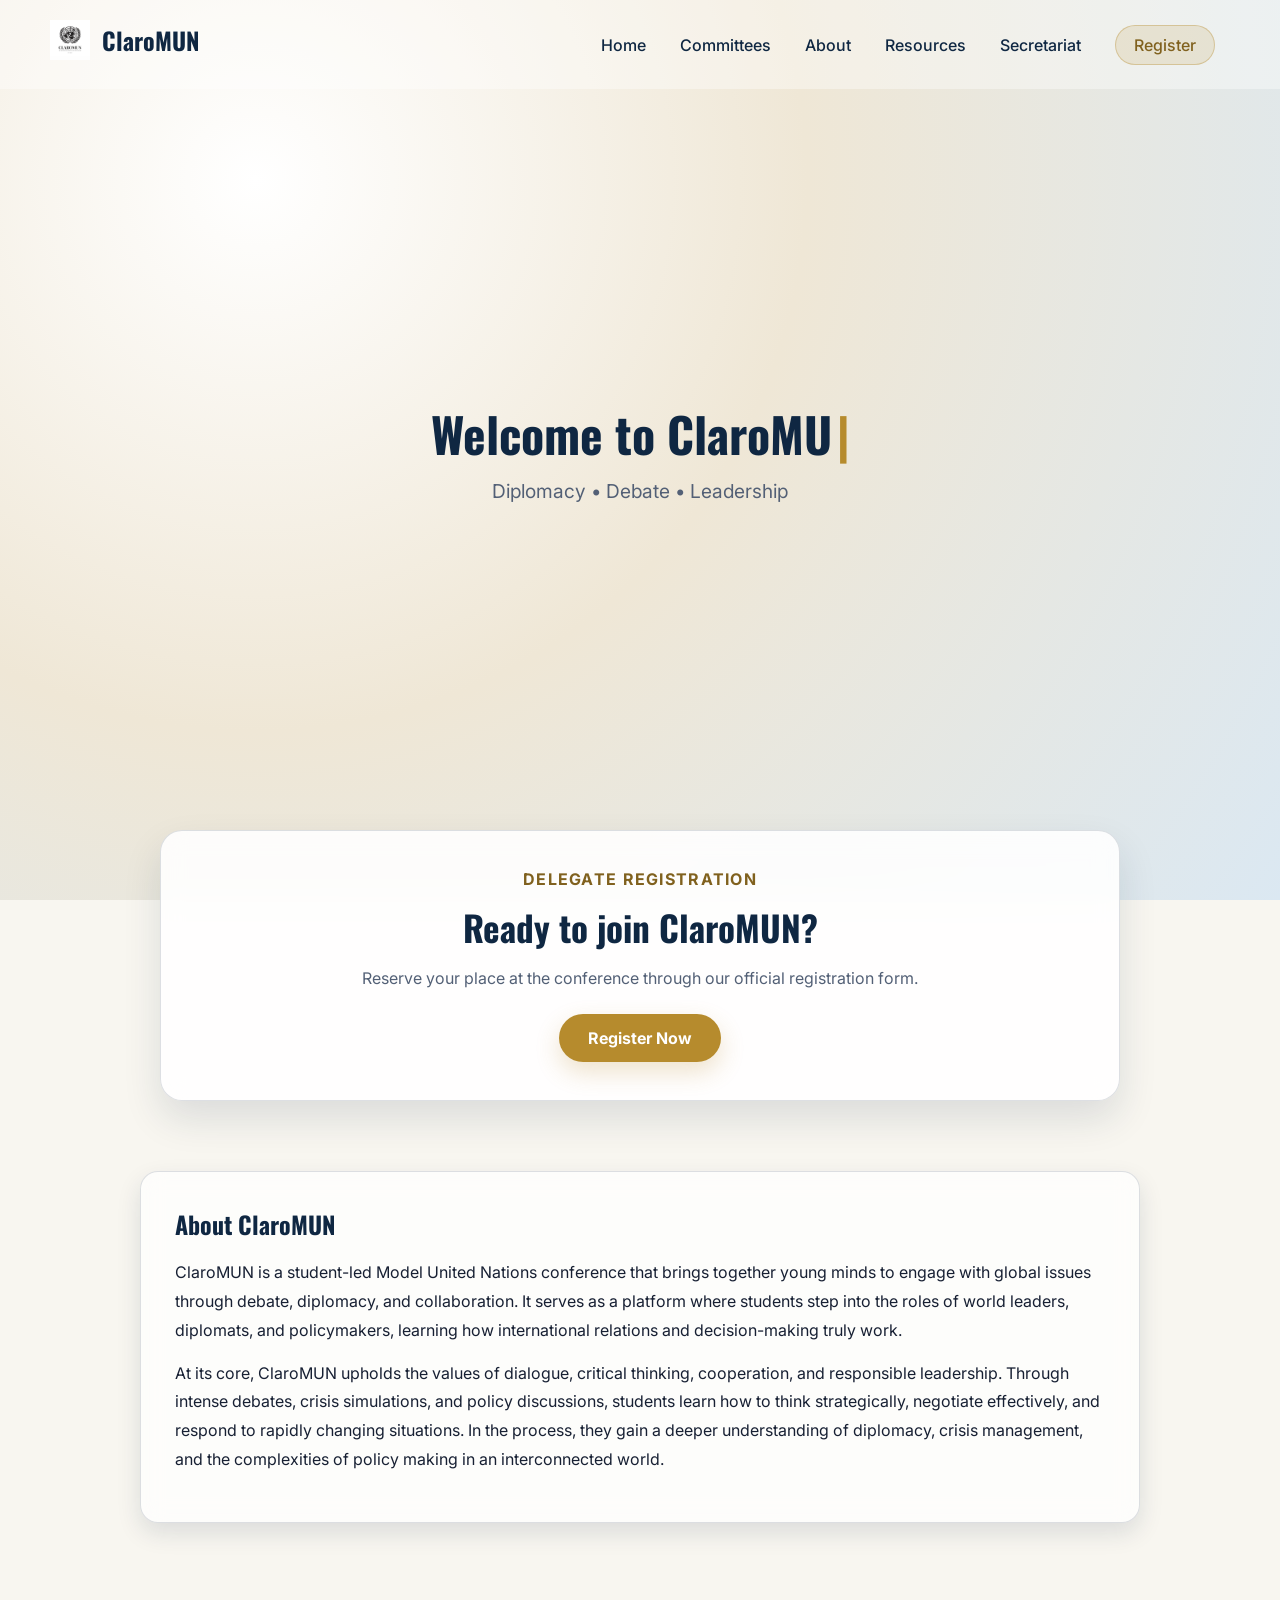
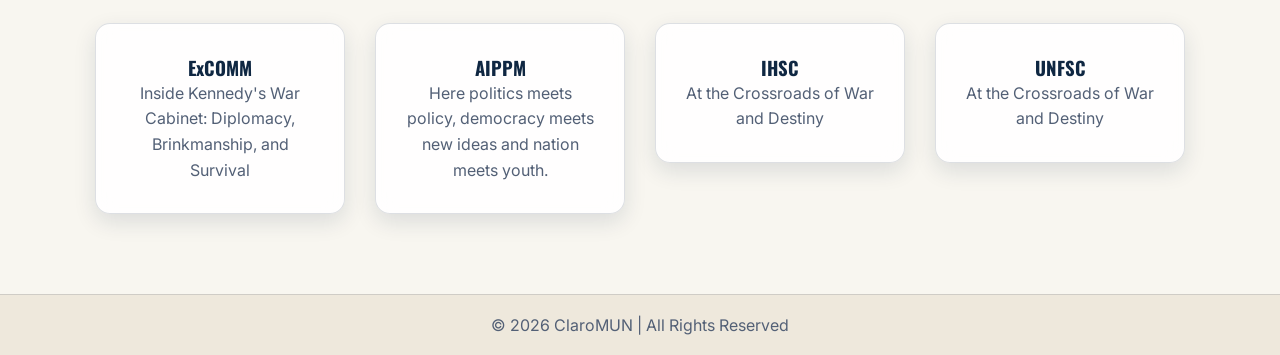
<file: index.html>
<!DOCTYPE html>
<html lang="en">
<head>
    <meta charset="UTF-8">
    <meta name="viewport" content="width=device-width, initial-scale=1.0">
    <title>ClaroMUN</title>

    <link rel="stylesheet" href="css/style.css">
    <script src="js/script.js" defer></script>
</head>
<body>

<header id="navbar">
    <h1>
        <a href="index.html" class="brand">
            <img src="assets/img/logo.jpeg" alt="ClaroMUN logo">
            <span>ClaroMUN</span>
        </a>
    </h1>
    <nav>
        <a href="index.html">Home</a>
        <a href="committees.html">Committees</a>
        <a href="about.html">About</a>
        <a href="resources.html">Resources</a>
        <a href="secretariat.html">Secretariat</a>
        <a class="nav-register" href="https://forms.gle/wHFUYgnUWToieHNX8" target="_blank" rel="noopener noreferrer">Register</a>
    </nav>
</header>

<section class="hero">
    <h2 class="fade-in">
        <span id="typing-text"></span><span class="cursor">|</span>
    </h2>
    <p class="fade-in delay">Diplomacy • Debate • Leadership</p>
</section>

<section class="registration-cta fade-in">
    <p class="section-tag">Delegate Registration</p>
    <h2>Ready to join ClaroMUN?</h2>
    <p>Reserve your place at the conference through our official registration form.</p>
    <a class="register-button" href="https://forms.gle/wHFUYgnUWToieHNX8" target="_blank" rel="noopener noreferrer">Register Now</a>
</section>

<section class="about-home">
    <article class="about-home-card fade-in">
        <h2>About ClaroMUN</h2>
        <p>
            ClaroMUN is a student-led Model United Nations conference that brings together young minds to engage with global issues through debate, diplomacy, and collaboration.
            It serves as a platform where students step into the roles of world leaders, diplomats, and policymakers, learning how international relations and decision-making truly work.
        </p>
        <p>
            At its core, ClaroMUN upholds the values of dialogue, critical thinking, cooperation, and responsible leadership.
            Through intense debates, crisis simulations, and policy discussions, students learn how to think strategically, negotiate effectively, and respond to rapidly changing situations.
            In the process, they gain a deeper understanding of diplomacy, crisis management, and the complexities of policy making in an interconnected world.
        </p>
    </article>
</section>

<div class="cards">
    <a style="text-decoration: none;" href="/excomm.html">
        <article class="card slide-down committee-card show">
            <h3>ExCOMM</h3>
            <p>Inside Kennedy's War Cabinet: Diplomacy, Brinkmanship, and Survival</p>
        </article>
    </a>

    <a style="text-decoration: none;" href="/aippm.html">
        <article class="card slide-down committee-card show">
            <h3>AIPPM</h3>
            <p>Here politics meets policy, democracy meets new ideas and nation meets youth.</p>
        </article>
    </a>

    <a style="text-decoration: none;" href="/ihsc.html">
        <article class="card slide-down committee-card show">
            <h3>IHSC</h3>
            <p>At the Crossroads of War and Destiny</p>
        </article>
    </a>

    <a style="text-decoration: none;" href="/unfsc.html">
        <article class="card slide-down committee-card show">
            <h3>UNFSC</h3>
            <p>At the Crossroads of War and Destiny</p>
        </article>
    </a>
</div>

<footer>
    <p>© 2026 ClaroMUN | All Rights Reserved</p>
</footer>

</body>
</html>
</file>
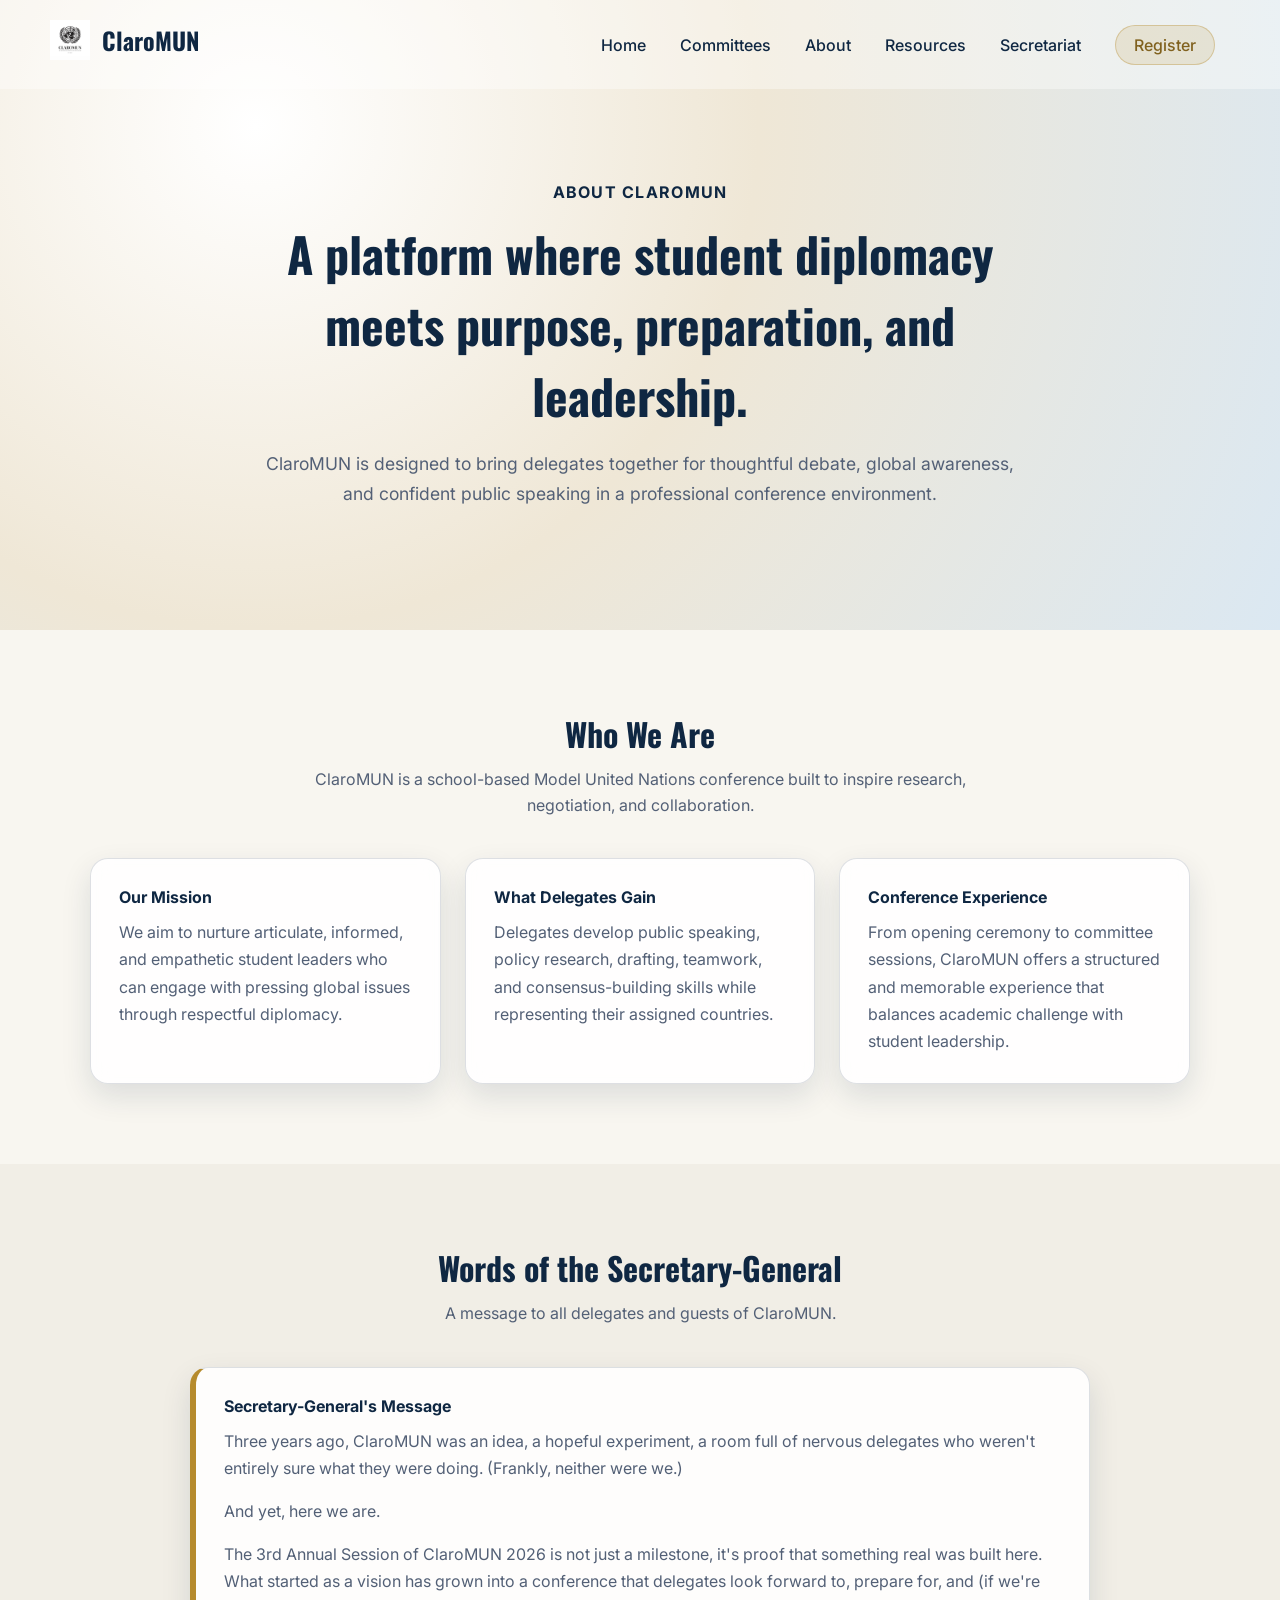
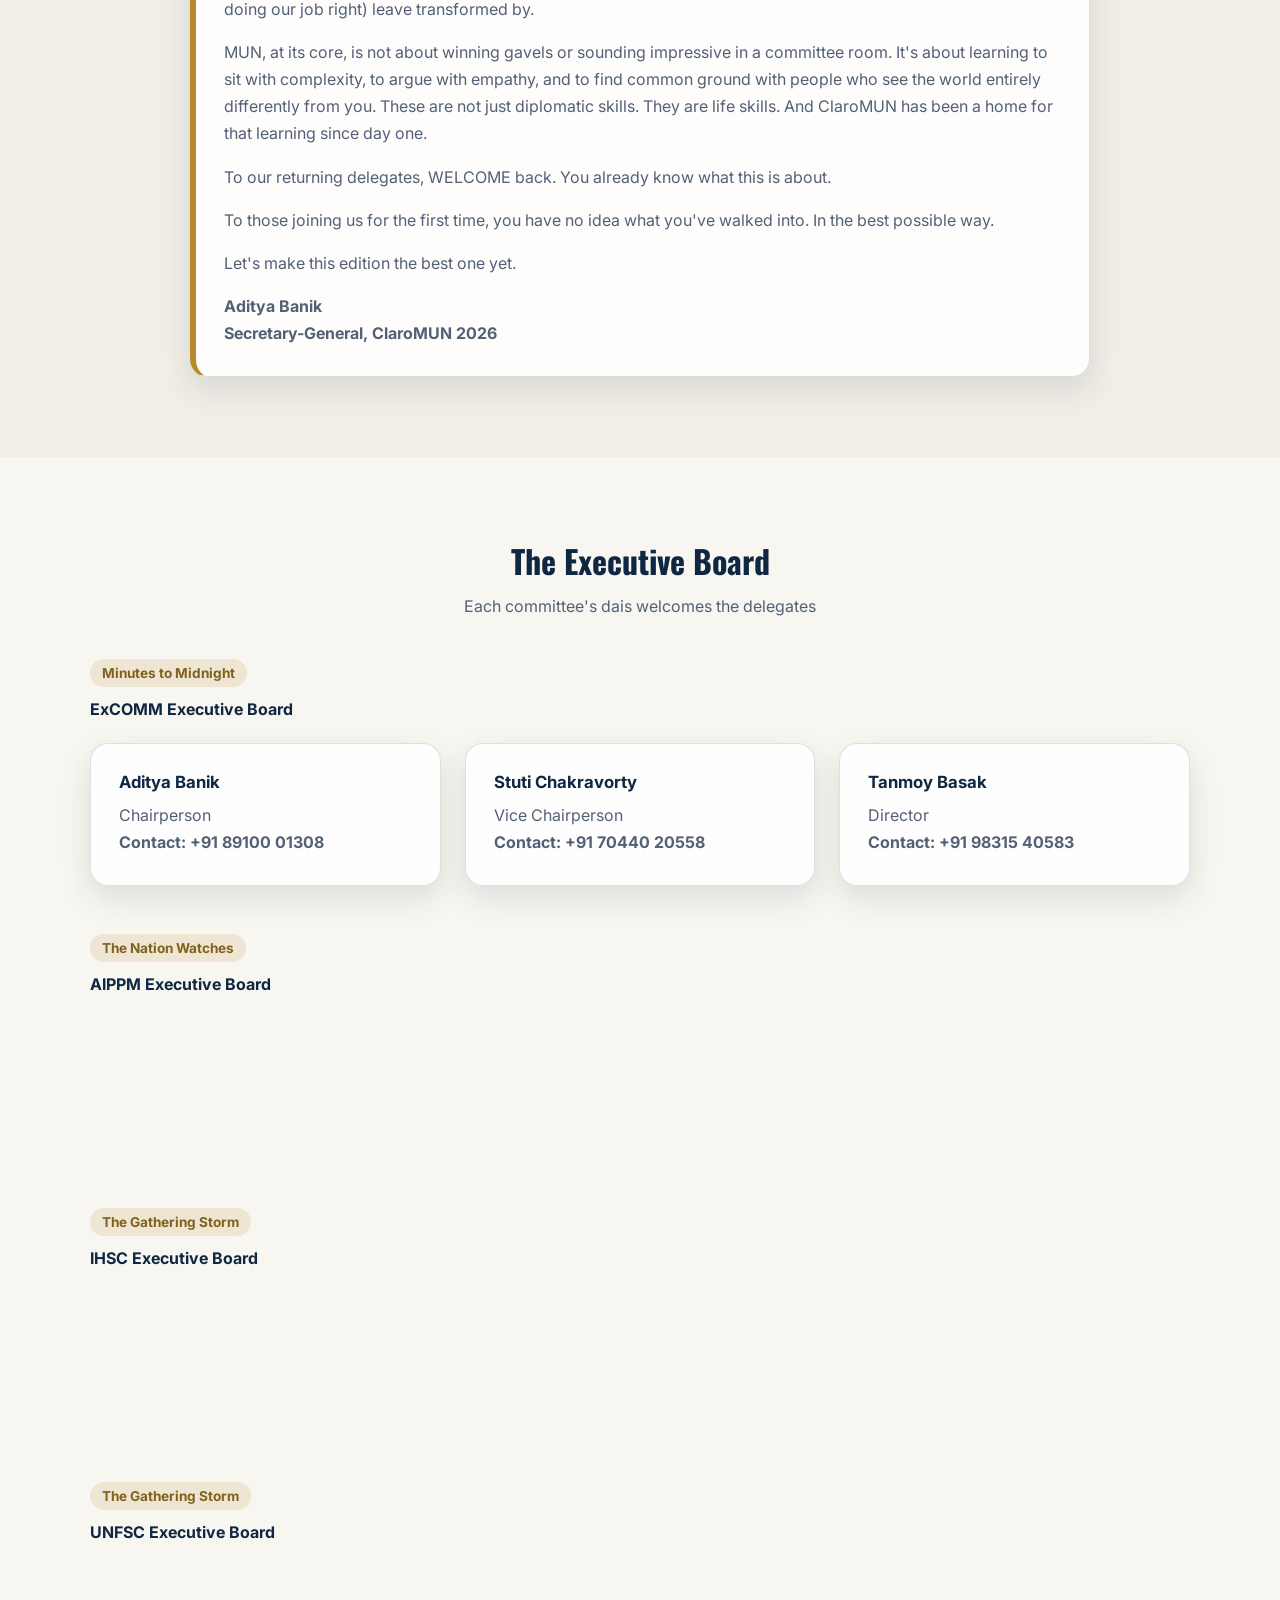
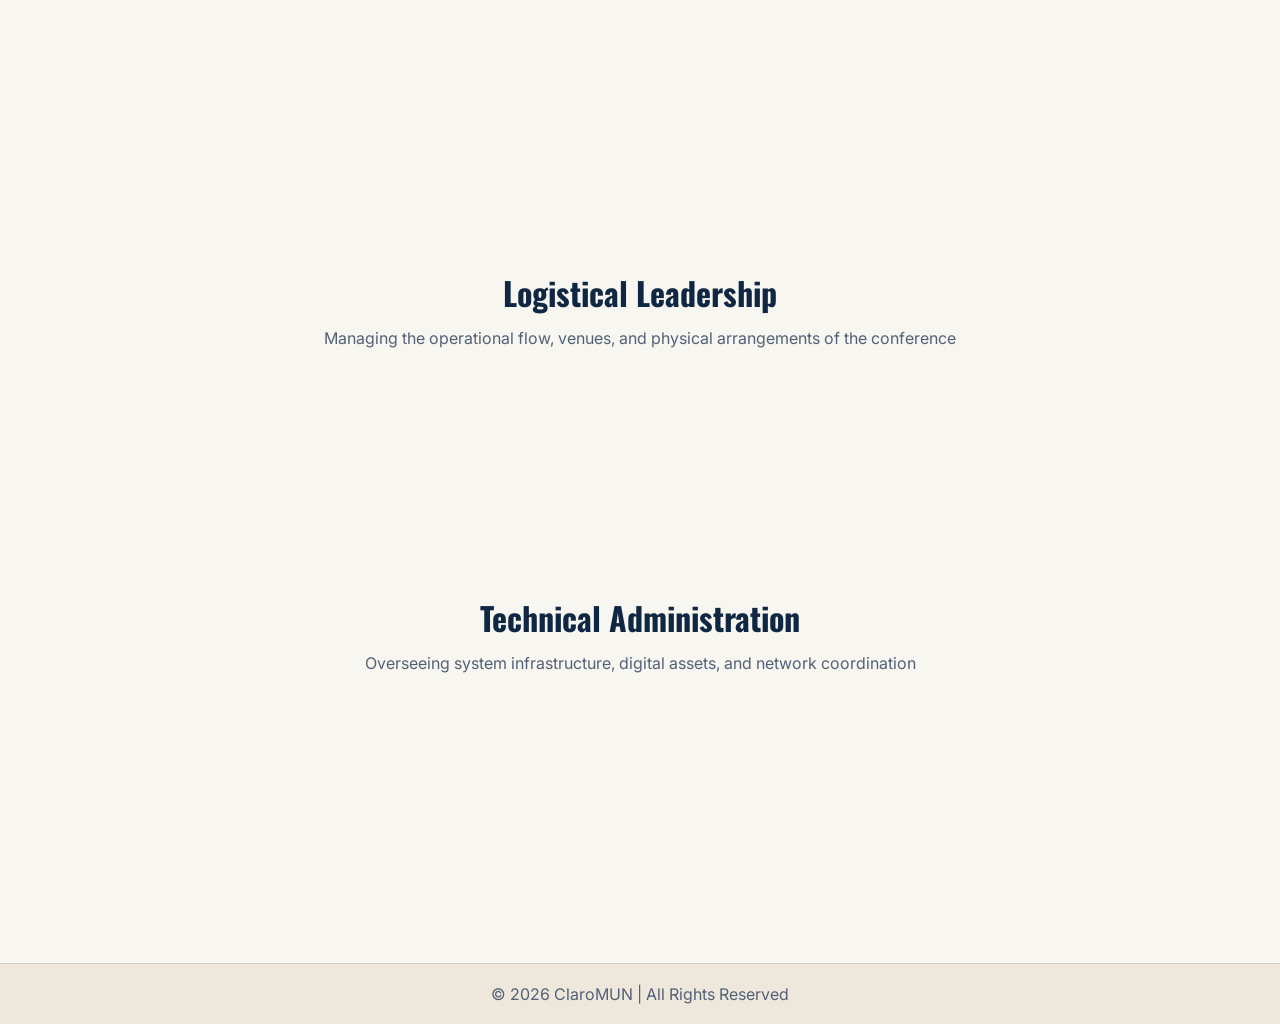
<file: about.html>
<!DOCTYPE html>
<html lang="en">
<head>
    <meta charset="UTF-8">
    <meta name="viewport" content="width=device-width, initial-scale=1.0">
    <title>ClaroMUN | About</title>

    <link rel="stylesheet" href="css/style.css">
    <link rel="stylesheet" href="css/about.css">
    <script src="js/script.js" defer></script>
</head>
<body>

<header id="navbar">
    <h1>
        <a href="index.html" class="brand">
            <img src="assets/img/logo.jpeg" alt="ClaroMUN logo">
            <span>ClaroMUN</span>
        </a>
    </h1>
    <nav>
        <a href="index.html">Home</a>
        <a href="committees.html">Committees</a>
        <a href="about.html" aria-current="page">About</a>
        <a href="resources.html">Resources</a>
        <a href="secretariat.html">Secretariat</a>
        <a class="nav-register" href="https://forms.gle/wHFUYgnUWToieHNX8" target="_blank" rel="noopener noreferrer">Register</a>
    </nav>
</header>

<main>
    <section class="page-hero about-hero">
        <p class="section-tag fade-in">About ClaroMUN</p>
        <h2 class="fade-in">A platform where student diplomacy meets purpose, preparation, and leadership.</h2>
        <p class="hero-copy fade-in delay">
            ClaroMUN is designed to bring delegates together for thoughtful debate, global awareness,
            and confident public speaking in a professional conference environment.
        </p>
    </section>

    <section class="about-section fade-in">
        <div class="section-heading">
            <h3>Who We Are</h3>
            <p>ClaroMUN is a school-based Model United Nations conference built to inspire research, negotiation, and collaboration.</p>
        </div>

        <div class="info-grid">
            <article class="info-card">
                <h4>Our Mission</h4>
                <p>We aim to nurture articulate, informed, and empathetic student leaders who can engage with pressing global issues through respectful diplomacy.</p>
            </article>

            <article class="info-card">
                <h4>What Delegates Gain</h4>
                <p>Delegates develop public speaking, policy research, drafting, teamwork, and consensus-building skills while representing their assigned countries.</p>
            </article>

            <article class="info-card">
                <h4>Conference Experience</h4>
                <p>From opening ceremony to committee sessions, ClaroMUN offers a structured and memorable experience that balances academic challenge with student leadership.</p>
            </article>
        </div>
    </section>

    <section class="message-section">
        <div class="section-heading fade-in">
            <h3>Words of the Secretary-General</h3>
            <p>A message to all delegates and guests of ClaroMUN.</p>
        </div>

        <article class="message-card fade-in featured-message">
            <h4>Secretary-General's Message</h4>
            <p>
                Three years ago, ClaroMUN was an idea, a hopeful experiment, a room full of nervous delegates who weren't entirely sure what they were doing. (Frankly, neither were we.)
            </p>
            <p>
                And yet, here we are.
            </p>
            <p>
                The 3rd Annual Session of ClaroMUN 2026 is not just a milestone, it's proof that something real was built here. What started as a vision has grown into a conference that delegates look forward to, prepare for, and (if we're doing our job right) leave transformed by.
            </p>
            <p>
                MUN, at its core, is not about winning gavels or sounding impressive in a committee room. It's about learning to sit with complexity, to argue with empathy, and to find common ground with people who see the world entirely differently from you. These are not just diplomatic skills. They are life skills. And ClaroMUN has been a home for that learning since day one.
            </p>
            <p>
                To our returning delegates, WELCOME back. You already know what this is about.
            </p>
            <p>
                To those joining us for the first time, you have no idea what you've walked into. In the best possible way.
            </p>
            <p>
                Let's make this edition the best one yet.
            </p>
            <p><b>Aditya Banik<br>Secretary-General, ClaroMUN 2026</b></p>
        </article>
    </section>

    <section class="eb-section">
        <div class="section-heading fade-in">
            <h3>The Executive Board</h3>
            <p>Each committee's dais welcomes the delegates</p>
        </div>

        <div class="committee-board fade-in">
            <div class="committee-header">
                <span class="committee-label">Minutes to Midnight</span>
                <h4>ExCOMM Executive Board</h4>
            </div>
            <div class="board-grid">
                <article class="board-card slide-down">
                    <h5>Aditya Banik</h5>
                    <p>Chairperson</p>
                    <p><b>Contact: +91 89100 01308</b></p>
                </article>
                <article class="board-card slide-down">
                    <h5>Stuti Chakravorty</h5>
                    <p>Vice Chairperson</p>
                    <p><b>Contact: +91 70440 20558</b></p>
                </article>
                <article class="board-card slide-down">
                    <h5>Tanmoy Basak</h5>
                    <p>Director</p>
                    <p><b>Contact: +91 98315 40583</b></p>
                </article>
            </div>
        </div>

        <div class="committee-board fade-in">
            <div class="committee-header">
                <span class="committee-label">The Nation Watches</span>
                <h4>AIPPM Executive Board</h4>
            </div>
            <div class="board-grid">
                <article class="board-card slide-down">
                    <h5>Oushnik Raha</h5>
                    <p>Chairperson</p>
                    <p><b>Contact: +91 82409 38199</b></p>
                </article>
                <article class="board-card slide-down">
                    <h5>Libon Mondol</h5>
                    <p>Vice Chairperson</p>
                    <p><b>Contact: +91 89106 65447</b></p>
                </article>
                <article class="board-card slide-down">
                    <h5>Yaagnasenee Sarkar</h5>
                    <p>Director</p>
                    <p><b>Contact: +91 62890 91438</b></p>
                </article>
            </div>
        </div>

        <div class="committee-board fade-in">
            <div class="committee-header">
                <span class="committee-label">The Gathering Storm</span>
                <h4>IHSC Executive Board</h4>
            </div>
            <div class="board-grid">
                <article class="board-card slide-down">
                    <h5>Pratyay Bhattacharya</h5>
                    <p>Chairperson</p>
                    <p><b>Contact: +91 79806 97651</b></p>
                </article>
                <article class="board-card slide-down">
                    <h5>Tiyasha Bal</h5>
                    <p>Vice Chairperson</p>
                    <p><b>Contact: +91 94776 41048</b></p>
                </article>
                <article class="board-card slide-down">
                    <h5>Debojit Adhikary</h5>
                    <p>Director</p>
                    <p><b>Contact: +91 98307 84229</b></p>
                </article>
            </div>
        </div>

        <div class="committee-board fade-in">
            <div class="committee-header">
                <span class="committee-label">The Gathering Storm</span>
                <h4>UNFSC Executive Board</h4>
            </div>
            <div class="board-grid">
                <article class="board-card slide-down">
                    <h5>Pratyusha Chakraborty</h5>
                    <p>Chairperson</p>
                    <p><b>Contact: +91 90077 05576</b></p>
                </article>
                <article class="board-card slide-down">
                    <h5>Swarnall Bir</h5>
                    <p>Vice Chairperson</p>
                    <p><b>Contact: +91 80179 26554</b></p>
                </article>
                <article class="board-card slide-down">
                    <h5>Agniv Chatterjee</h5>
                    <p>Director</p>
                    <p><b>Contact: +91 70443 76754</b></p>
                </article>
            </div>
        </div>
    </section>

    <section class="eb-section">
        <div class="section-heading fade-in">
            <h3>Logistical Leadership</h3>
            <p>Managing the operational flow, venues, and physical arrangements of the conference</p>
        </div>

        <div class="board-grid fade-in">
            <article class="board-card slide-down">
                <h5>Prajna Roy</h5>
                <p>Logistics</p>
                <p><b>Contact: +91 98328 97880</b></p>
            </article>
        </div>

        <div class="section-heading fade-in" style="margin-top: 60px;">
            <h3>Technical Administration</h3>
            <p>Overseeing system infrastructure, digital assets, and network coordination</p>
        </div>

        <div class="board-grid fade-in">
            <article class="board-card slide-down technical-card-wide">
                <h5>Oushnik Raha</h5>
                <p>Technical Head & Full-Stack Web Administrator</p>
                <p><b>Contact: claromun.techhelp@gmail.com</b></p>
            </article>
        </div>
    </section>
</main>

<footer>
    <p>© 2026 ClaroMUN | All Rights Reserved</p>
</footer>

</body>
</html>
</file>
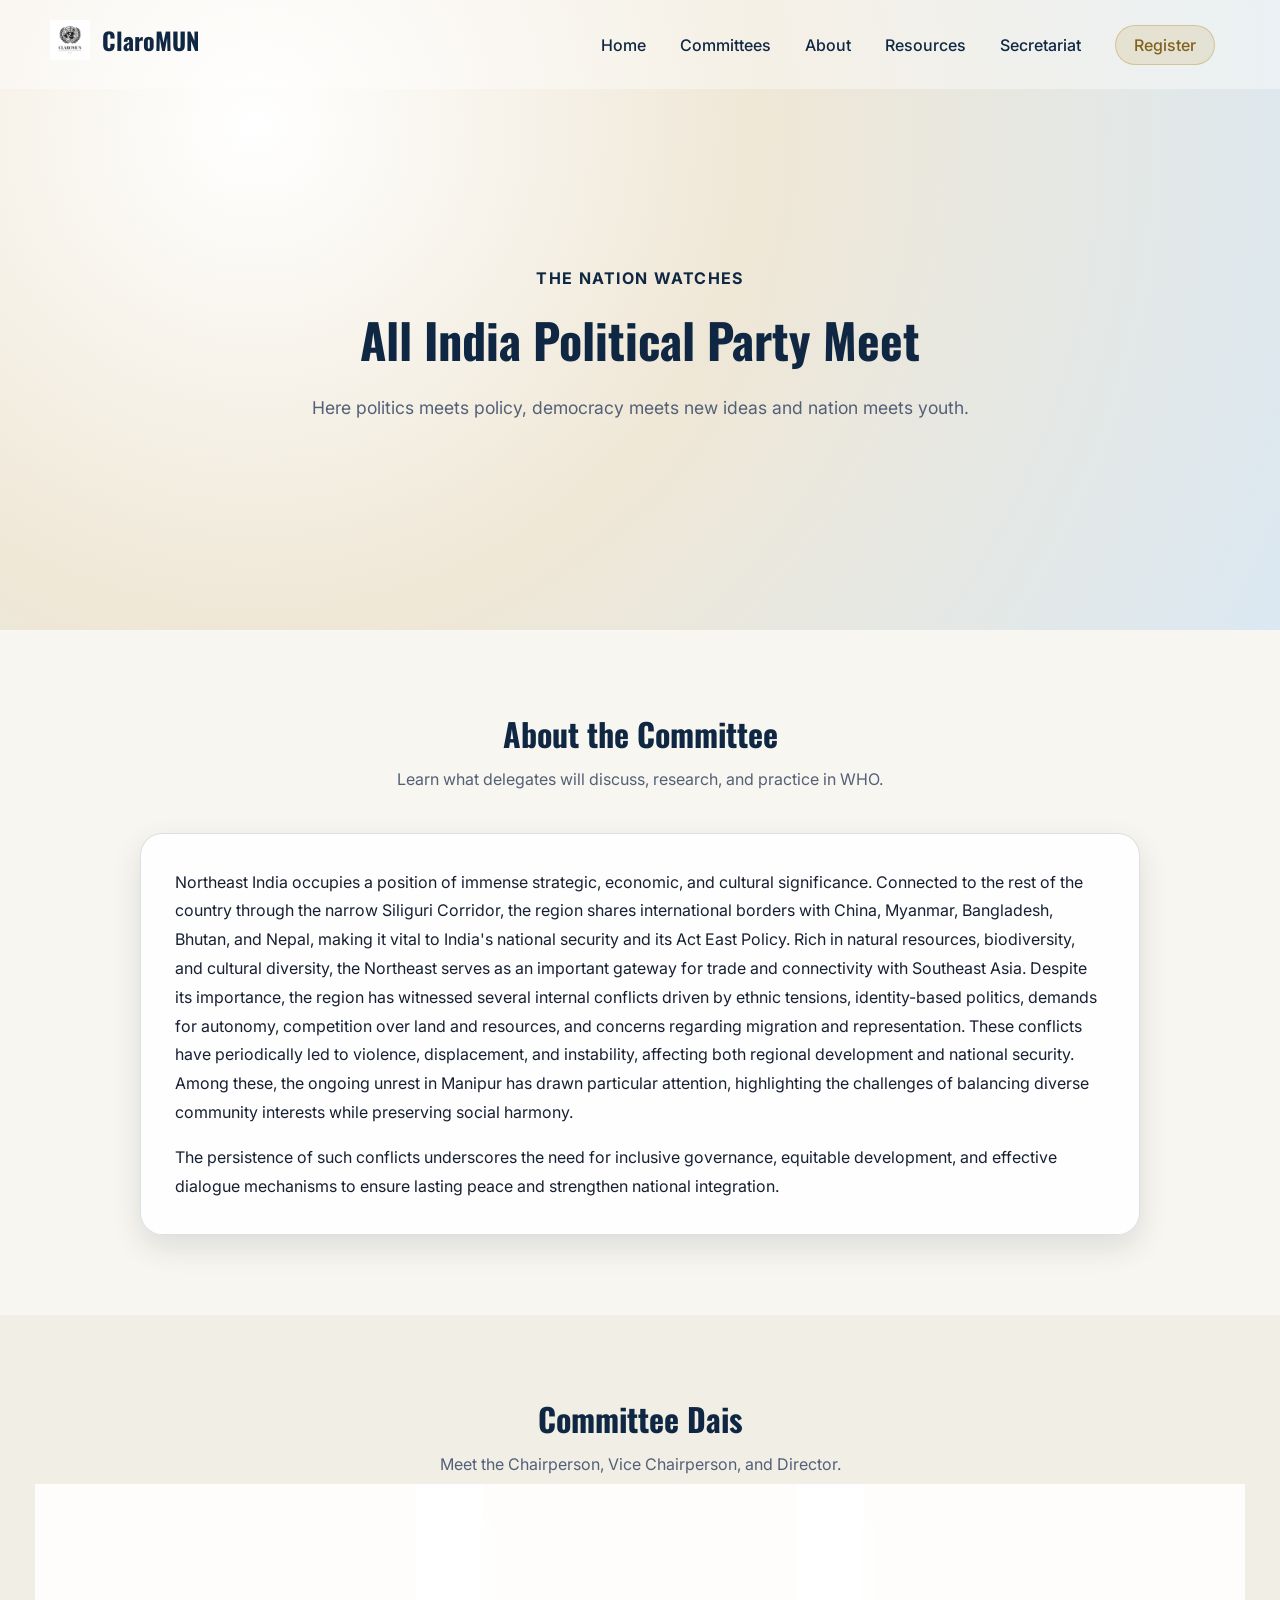
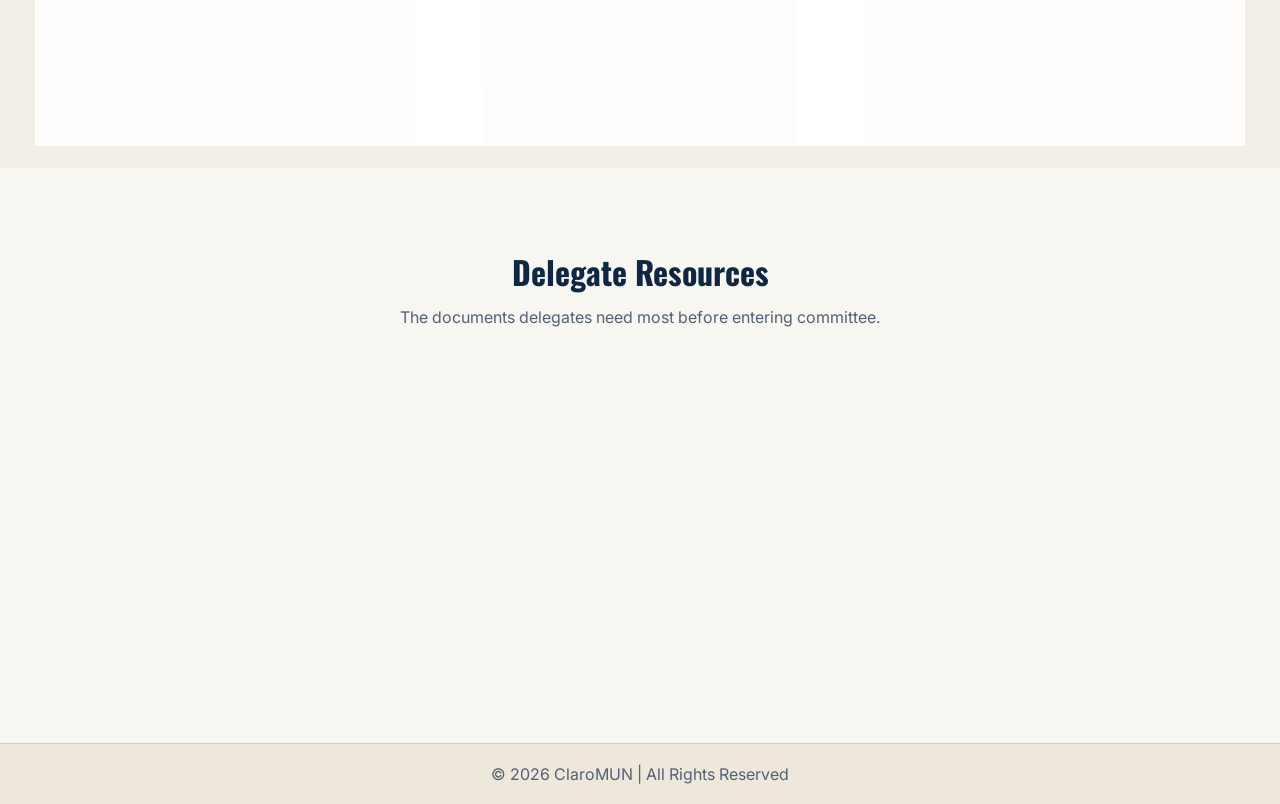
<file: aippm.html>
<!DOCTYPE html>
<html lang="en">
<head>
    <meta charset="UTF-8">
    <meta name="viewport" content="width=device-width, initial-scale=1.0">
    <title>ClaroMUN | AIPPM</title>

    <link rel="stylesheet" href="css/style.css">
    <link rel="stylesheet" href="css/committee-detail.css">
    <script src="js/script.js" defer></script>
</head>
<body>

<header id="navbar">
    <h1>
        <a href="index.html" class="brand">
            <img src="assets/img/logo.jpeg" alt="ClaroMUN logo">
            <span>ClaroMUN</span>
        </a>
    </h1>
    <nav>
        <a href="index.html">Home</a>
        <a href="committees.html" aria-current="page">Committees</a>
        <a href="about.html">About</a>
        <a href="resources.html">Resources</a>
        <a href="secretariat.html">Secretariat</a>
        <a class="nav-register" href="https://forms.gle/wHFUYgnUWToieHNX8" target="_blank" rel="noopener noreferrer">Register</a>
    </nav>
</header>

<main>
    <section class="page-hero committee-detail-hero">
        <p class="section-tag fade-in">The Nation Watches</p>
        <h2 class="fade-in">All India Political Party Meet</h2>
        <p class="hero-copy fade-in delay">Here politics meets policy, democracy meets new ideas and nation meets youth.</p>
    </section>

    <section class="committee-overview fade-in">
        <div class="section-heading">
            <h3>About the Committee</h3>
            <p>Learn what delegates will discuss, research, and practice in WHO.</p>
        </div>
        <article class="overview-card">
                <p>Northeast India occupies a position of immense strategic, economic, and cultural significance. Connected to the rest of the country through the narrow Siliguri Corridor, the region shares international borders with China, Myanmar, Bangladesh, Bhutan, and Nepal, making it vital to India's national security and its Act East Policy. Rich in natural resources, biodiversity, and cultural diversity, the Northeast serves as an important gateway for trade and connectivity with Southeast Asia. Despite its importance, the region has witnessed several internal conflicts driven by ethnic tensions, identity-based politics, demands for autonomy, competition over land and resources, and concerns regarding migration and representation. These conflicts have periodically led to violence, displacement, and instability, affecting both regional development and national security. Among these, the ongoing unrest in Manipur has drawn particular attention, highlighting the challenges of balancing diverse community interests while preserving social harmony.</p>
                <p>The persistence of such conflicts underscores the need for inclusive governance, equitable development, and effective dialogue mechanisms to ensure lasting peace and strengthen national integration.</p>
        </article>
    </section>

    <section class="dais-section">
        <div class="section-heading fade-in">
            <h3>Committee Dais</h3>
            <p>Meet the Chairperson, Vice Chairperson, and Director.</p>
        </div>
        <div class="dais-grid">
            <article class="dais-card slide-down">
                <div class="dais-content">
                    <span class="committee-label">Chairperson</span>
                    <h3>Oushnik Raha</h3>
                    <p><b>Contact: +91 82409 38199</b></p>
                </div>
            </article>
            <article class="dais-card slide-down">
                <div class="dais-content">
                    <span class="committee-label">Vice Chairperson</span>
                    <h3>Libon Mondal</h3>
                    <p><b>Contact: +91 89106 65447</b></p>
                </div>
            </article>
            <article class="dais-card slide-down">
                <div class="dais-content">
                    <span class="committee-label">Director</span>
                    <h3>Yaagnasenee Sarkar</h3>
                    <p><b>Contact: +91 62890 91438</b></p>
                </div>
            </article>
        </div>
    </section>

    <section class="committee-resource-section">
        <div class="section-heading fade-in">
            <h3>Delegate Resources</h3>
            <p>The documents delegates need most before entering committee.</p>
        </div>
        <div class="resource-grid">
            <article class="resource-card slide-down">
                <span class="resource-pill">PDF</span>
                <h3>Background Guide</h3>
                <p>Committee-specific agenda context, history, key stakeholders, and guiding questions for research.</p>
                <a href="assets/pdf/excomm-background-guide.pdf" download="ExCOMM_Background_Guide" class="resource-pdf-btn">
                    <div class="resource-placeholder">AIPPM Background Guide PDF</div>
                </a>
            </article>
        </div>
    </section>
</main>

<footer>
    <p>© 2026 ClaroMUN | All Rights Reserved</p>
</footer>

</body>
</html>
</file>
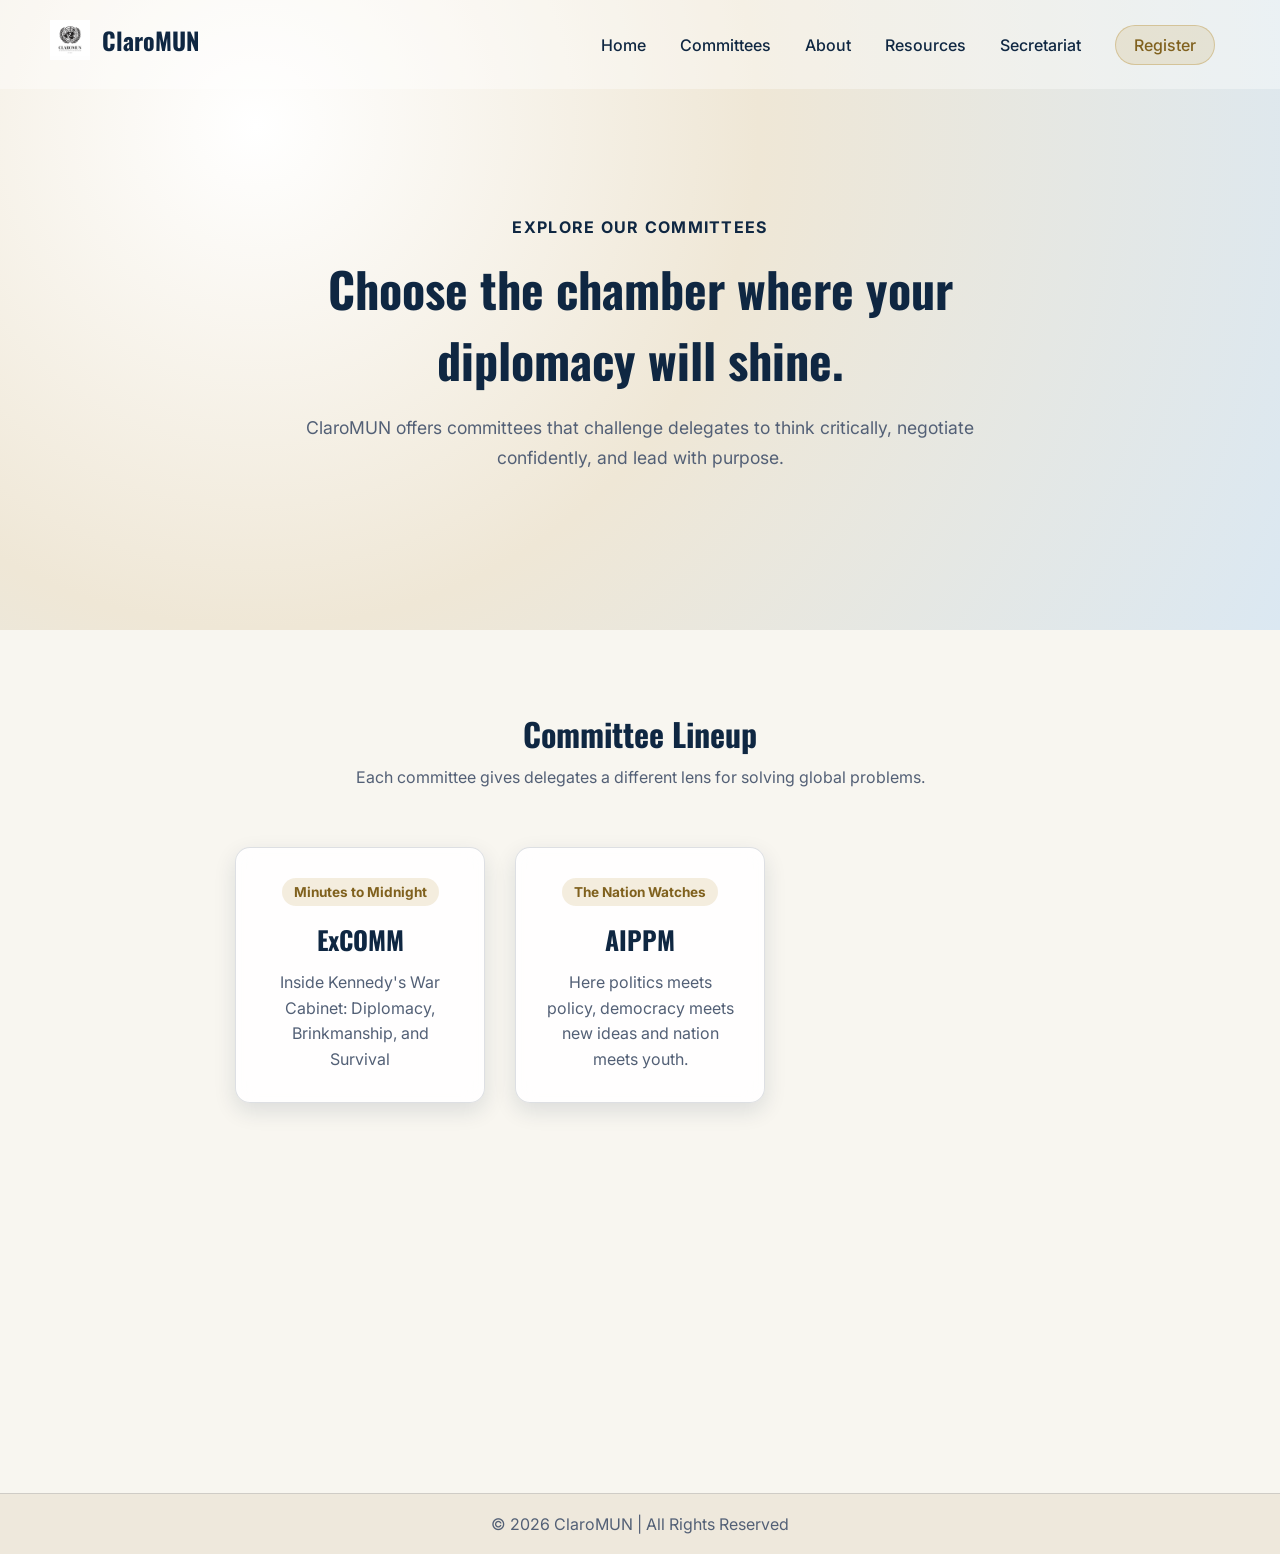
<file: committees.html>
<!DOCTYPE html>
<html lang="en">
<head>
    <meta charset="UTF-8">
    <meta name="viewport" content="width=device-width, initial-scale=1.0">
    <title>ClaroMUN | Committees</title>

    <link rel="stylesheet" href="css/style.css">
    <link rel="stylesheet" href="css/committees.css">
    <script src="js/script.js" defer></script>
</head>
<body>

<header id="navbar">
    <h1>
        <a href="index.html" class="brand">
            <img src="assets/img/logo.jpeg" alt="ClaroMUN logo">
            <span>ClaroMUN</span>
        </a>
    </h1>
    <nav>
        <a href="index.html">Home</a>
        <a href="committees.html" aria-current="page">Committees</a>
        <a href="about.html">About</a>
        <a href="resources.html">Resources</a>
        <a href="secretariat.html">Secretariat</a>
        <a class="nav-register" href="https://forms.gle/wHFUYgnUWToieHNX8" target="_blank" rel="noopener noreferrer">Register</a>
    </nav>
</header>

<main>
    <section class="page-hero committees-hero">
        <p class="section-tag fade-in">Explore Our Committees</p>
        <h2 class="fade-in">Choose the chamber where your diplomacy will shine.</h2>
        <p class="hero-copy fade-in delay">
            ClaroMUN offers committees that challenge delegates to think critically,
            negotiate confidently, and lead with purpose.
        </p>
    </section>

    <section class="committees-section">
        <div class="section-heading fade-in">
            <h3>Committee Lineup</h3>
            <p>Each committee gives delegates a different lens for solving global problems.</p>
        </div>

        <div class="cards committees-grid">
            <a class="committee-link" href="excomm.html">
                <article class="card slide-down committee-card">
                    <span class="committee-label">Minutes to Midnight</span>
                    <h3>ExCOMM</h3>
                    <p>Inside Kennedy's War Cabinet: Diplomacy, Brinkmanship, and Survival</p>
                </article>
            </a>

            <a class="committee-link" href="aippm.html">
                <article class="card slide-down committee-card">
                    <span class="committee-label">The Nation Watches</span>
                    <h3>AIPPM</h3>
                    <p>Here politics meets policy, democracy meets new ideas and nation meets youth.</p>
                </article>
            </a>

            <a class="committee-link" href="ihsc.html">
                <article class="card slide-down committee-card">
                    <span class="committee-label">The Gathering Storm</span>
                    <h3>IHSC</h3>
                    <p>At the Crossroads of War and Destiny</p>
                </article>
            </a>

            <a class="committee-link" href="unfsc.html">
                <article class="card slide-down committee-card">
                    <span class="committee-label">The Gathering Storm</span>
                    <h3>UNFSC</h3>
                    <p>At the Crossroads of War and Destiny</p>
                </article>
            </a>
        </div>
    </section>
</main>

<footer>
    <p>© 2026 ClaroMUN | All Rights Reserved</p>
</footer>

</body>
</html>
</file>
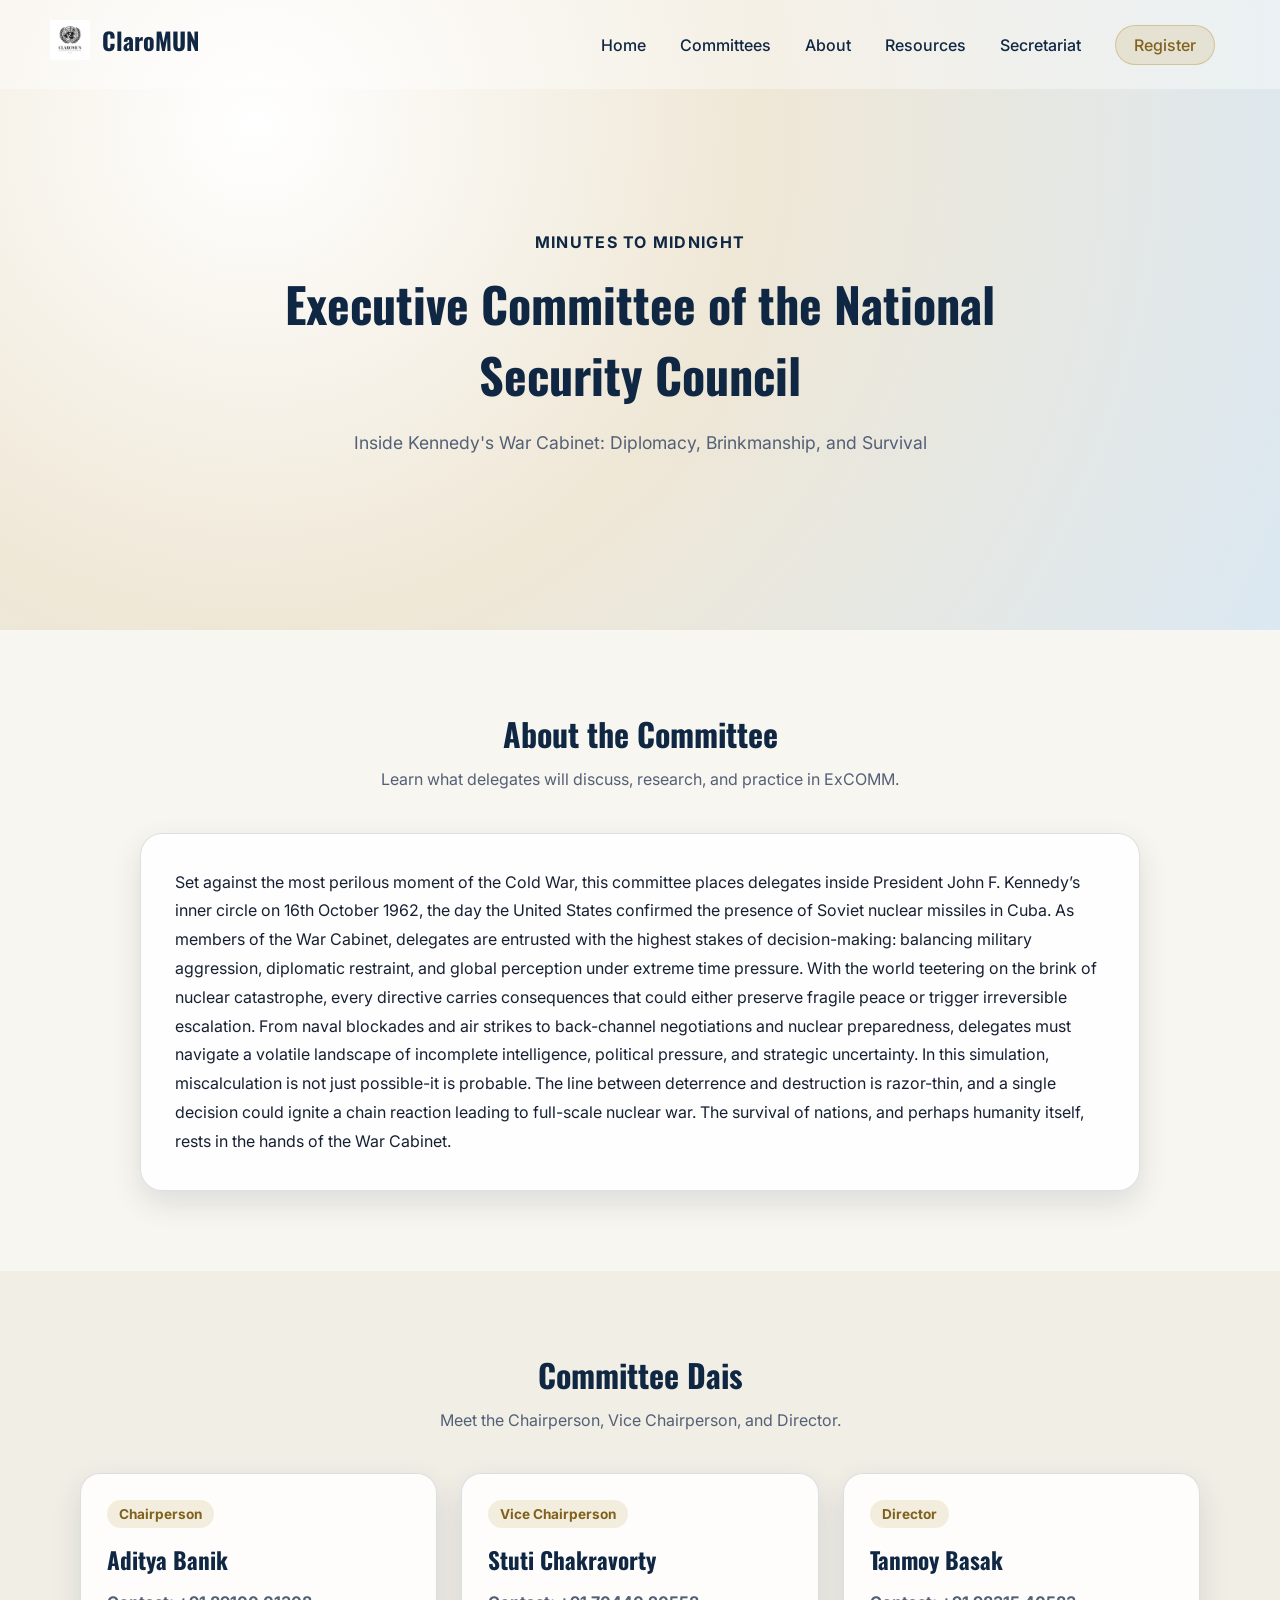
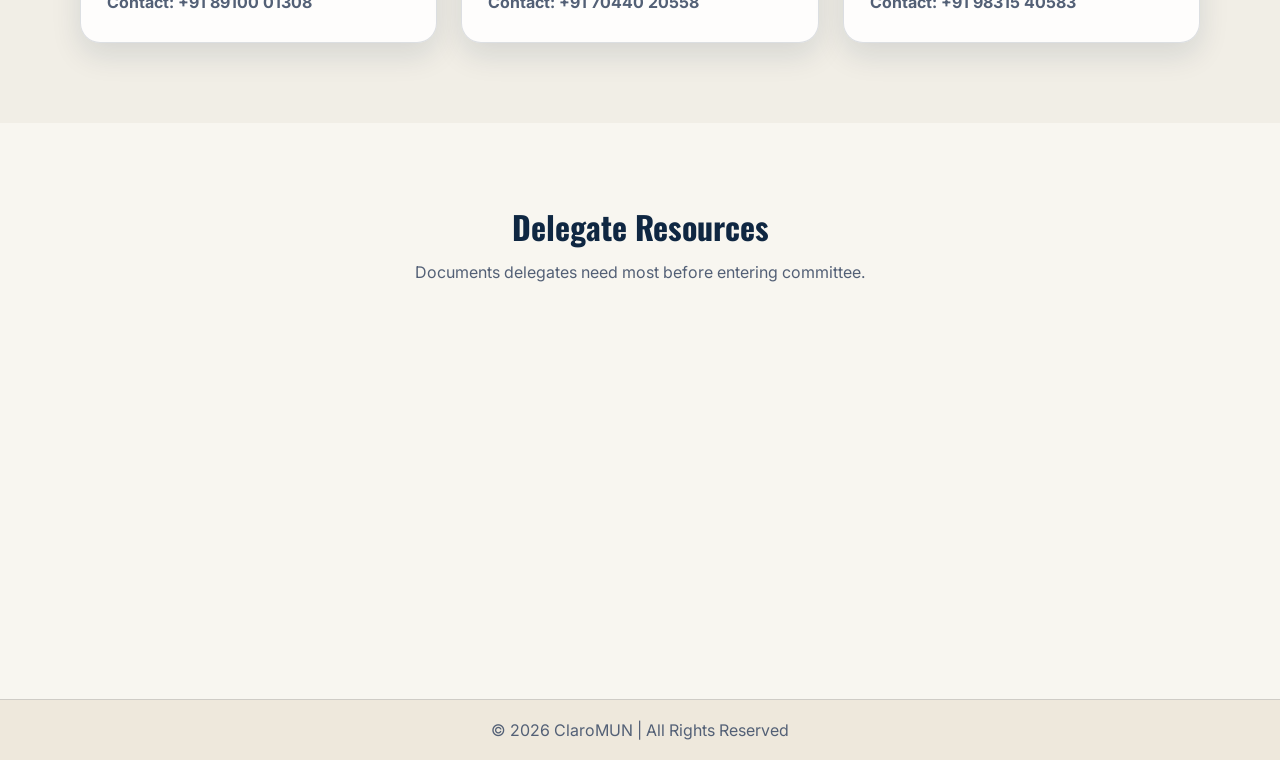
<file: excomm.html>
<!DOCTYPE html>
<html lang="en">
<head>
    <meta charset="UTF-8">
    <meta name="viewport" content="width=device-width, initial-scale=1.0">
    <title>ClaroMUN | ExCOMM</title>

    <link rel="stylesheet" href="css/style.css">
    <link rel="stylesheet" href="css/committee-detail.css">
    <script src="js/script.js" defer></script>
</head>
<body>

<header id="navbar">
    <h1>
        <a href="index.html" class="brand">
            <img src="assets/img/logo.jpeg" alt="ClaroMUN logo">
            <span>ClaroMUN</span>
        </a>
    </h1>
    <nav>
        <a href="index.html">Home</a>
        <a href="committees.html" aria-current="page">Committees</a>
        <a href="about.html">About</a>
        <a href="resources.html">Resources</a>
        <a href="secretariat.html">Secretariat</a>
        <a class="nav-register" href="https://forms.gle/wHFUYgnUWToieHNX8" target="_blank" rel="noopener noreferrer">Register</a>
    </nav>
</header>

<main>
    <section class="page-hero committee-detail-hero">
        <p class="section-tag fade-in">Minutes To Midnight</p>
        <h2 class="fade-in">Executive Committee of the National Security Council</h2>
        <p class="hero-copy fade-in delay">Inside Kennedy's War Cabinet: Diplomacy, Brinkmanship, and Survival</p>
    </section>

    <section class="committee-overview fade-in">
        <div class="section-heading">
            <h3>About the Committee</h3>
            <p>Learn what delegates will discuss, research, and practice in ExCOMM.</p>
        </div>
        <article class="overview-card">
                <p>
                    Set against the most perilous moment of the Cold War, this committee places delegates inside President John F. Kennedy’s inner circle on 16th October 1962, the day the United States confirmed the presence of Soviet nuclear missiles in Cuba. As members of the War Cabinet, delegates are entrusted with the highest stakes of decision-making: balancing military aggression, diplomatic restraint, and global perception under extreme time pressure. With the world teetering on the brink of nuclear catastrophe, every directive carries consequences that could either preserve fragile peace or trigger irreversible escalation. From naval blockades and air strikes to back-channel negotiations and nuclear preparedness, delegates must navigate a volatile landscape of incomplete intelligence, political pressure, and strategic uncertainty. In this simulation, miscalculation is not just possible-it is probable. The line between deterrence and destruction is razor-thin, and a single decision could ignite a chain reaction leading to full-scale nuclear war. The survival of nations, and perhaps humanity itself, rests in the hands of the War Cabinet.
                </p>
        </article>
    </section>

    <section class="dais-section">
        <div class="section-heading fade-in">
            <h3>Committee Dais</h3>
            <p>Meet the Chairperson, Vice Chairperson, and Director.</p>
        </div>
        <div class="dais-grid">
            <article class="dais-card slide-down">
                <div class="dais-content">
                    <span class="committee-label">Chairperson</span>
                    <h3>Aditya Banik</h3>
                    <p><b>Contact: +91 89100 01308</b></p>
                </div>
            </article>
            <article class="dais-card slide-down">
                <div class="dais-content">
                    <span class="committee-label">Vice Chairperson</span>
                    <h3>Stuti Chakravorty</h3>
                    <p><b>Contact: +91 70440 20558</b></p>
                </div>
            </article>
            <article class="dais-card slide-down">
                <div class="dais-content">
                    <span class="committee-label">Director</span>
                    <h3>Tanmoy Basak</h3>
                    <p><b>Contact: +91 98315 40583</b></p>
                </div>
            </article>
        </div>
    </section>

    <section class="committee-resource-section">
        <div class="section-heading fade-in">
            <h3>Delegate Resources</h3>
            <p>Documents delegates need most before entering committee.</p>
        </div>
        <div class="resource-grid">
            <article class="resource-card slide-down">
                <span class="resource-pill">PDF</span>
                <h3>Background Guide</h3>
                <p>Committee-specific agenda context, history, key stakeholders, and guiding questions for research.</p>
                <a href="assets/pdf/ExComm Study Guide - ClaroMUN 2026.pdf" download="ExCOMM_Background_Guide" class="resource-pdf-btn">
                    <div class="resource-placeholder">ExCOMM Background Guide PDF</div>
                 </a>
            </article>
        </div>
    </section>
</main>

<footer>
    <p>© 2026 ClaroMUN | All Rights Reserved</p>
</footer>

</body>
</html>
</file>
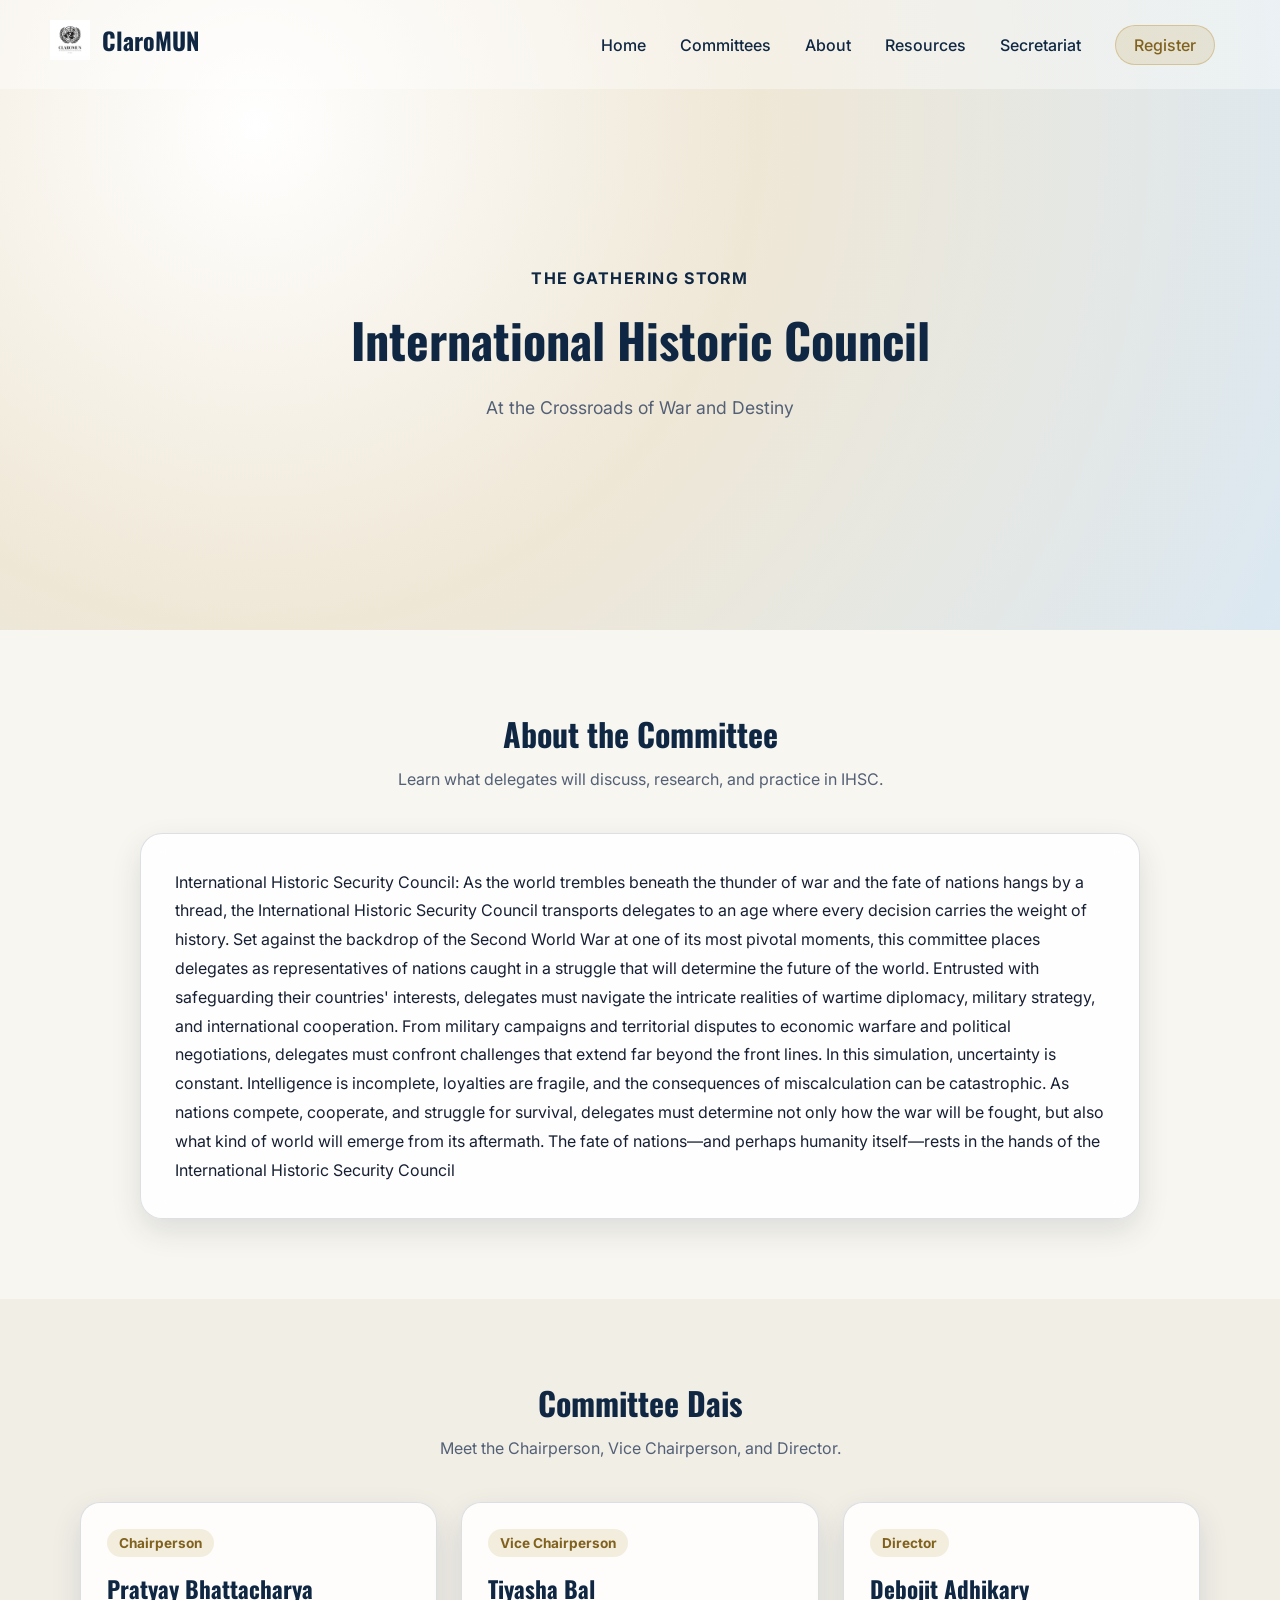
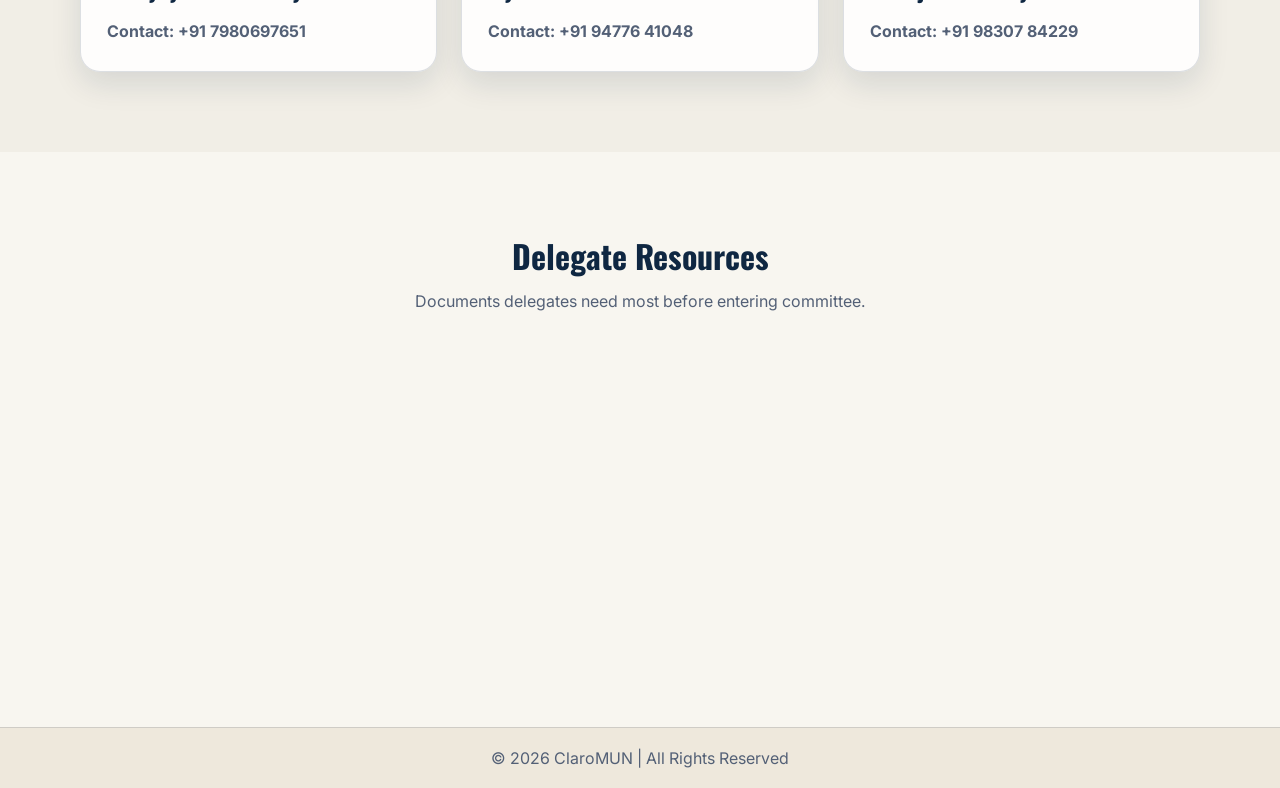
<file: ihsc.html>
<!DOCTYPE html>
<html lang="en">
<head>
    <meta charset="UTF-8">
    <meta name="viewport" content="width=device-width, initial-scale=1.0">
    <title>ClaroMUN | IHSC</title>

    <link rel="stylesheet" href="css/style.css">
    <link rel="stylesheet" href="css/committee-detail.css">
    <script src="js/script.js" defer></script>
</head>
<body>

<header id="navbar">
    <h1>
        <a href="index.html" class="brand">
            <img src="assets/img/logo.jpeg" alt="ClaroMUN logo">
            <span>ClaroMUN</span>
        </a>
    </h1>
    <nav>
        <a href="index.html">Home</a>
        <a href="committees.html" aria-current="page">Committees</a>
        <a href="about.html">About</a>
        <a href="resources.html">Resources</a>
        <a href="secretariat.html">Secretariat</a>
        <a class="nav-register" href="https://forms.gle/wHFUYgnUWToieHNX8" target="_blank" rel="noopener noreferrer">Register</a>
    </nav>
</header>

<main>
    <section class="page-hero committee-detail-hero">
        <p class="section-tag fade-in">The Gathering Storm</p>
        <h2 class="fade-in">International Historic Council</h2>
        <p class="hero-copy fade-in delay">At the Crossroads of War and Destiny</p>
    </section>

    <section class="committee-overview fade-in">
        <div class="section-heading">
            <h3>About the Committee</h3>
            <p>Learn what delegates will discuss, research, and practice in IHSC.</p>
        </div>
        <article class="overview-card">
                <p>
                    International Historic Security Council: As the world trembles beneath the thunder of war and the fate of nations hangs by a thread, the International Historic Security Council transports delegates to an age where every decision carries the weight of history. Set against the backdrop of the Second World War at one of its most pivotal moments, this committee places delegates as representatives of nations caught in a struggle that will determine the future of the world. Entrusted with safeguarding their countries' interests, delegates must navigate the intricate realities of wartime diplomacy, military strategy, and international cooperation. From military campaigns and territorial disputes to economic warfare and political negotiations, delegates must confront challenges that extend far beyond the front lines. In this simulation, uncertainty is constant. Intelligence is incomplete, loyalties are fragile, and the consequences of miscalculation can be catastrophic. As nations compete, cooperate, and struggle for survival, delegates must determine not only how the war will be fought, but also what kind of world will emerge from its aftermath. The fate of nations—and perhaps humanity itself—rests in the hands of the International Historic Security Council
                </p>
        </article>
    </section>

    <section class="dais-section">
        <div class="section-heading fade-in">
            <h3>Committee Dais</h3>
            <p>Meet the Chairperson, Vice Chairperson, and Director.</p>
        </div>
        <div class="dais-grid">
            <article class="dais-card slide-down">
                <div class="dais-content">
                    <span class="committee-label">Chairperson</span>
                    <h3>Pratyay Bhattacharya</h3>
                    <p><b>Contact: +91 7980697651</b></p>
                </div>
            </article>
            <article class="dais-card slide-down">
                <div class="dais-content">
                    <span class="committee-label">Vice Chairperson</span>
                    <h3>Tiyasha Bal</h3>
                    <p><b>Contact: +91 94776 41048</b></p>
                </div>
            </article>
            <article class="dais-card slide-down">
                <div class="dais-content">
                    <span class="committee-label">Director</span>
                    <h3>Debojit Adhikary</h3>
                    <p><b>Contact: +91 98307 84229</b></p>
                </div>
            </article>
        </div>
    </section>

    <section class="committee-resource-section">
        <div class="section-heading fade-in">
            <h3>Delegate Resources</h3>
            <p>Documents delegates need most before entering committee.</p>
        </div>
        <div class="resource-grid">
            <article class="resource-card slide-down">
                <span class="resource-pill">PDF</span>
                <h3>Background Guide</h3>
                <p>Committee-specific agenda context, history, key stakeholders, and guiding questions for research.</p>
                <a href="assets/pdf/ihsc-background-guide.pdf" download="IHSC_Background_Guide" class="resource-pdf-btn">
                    <div class="resource-placeholder">IHSC Background Guide PDF</div>
                 </a>
            </article>
        </div>
    </section>
</main>

<footer>
    <p>© 2026 ClaroMUN | All Rights Reserved</p>
</footer>

</body>
</html>
</file>
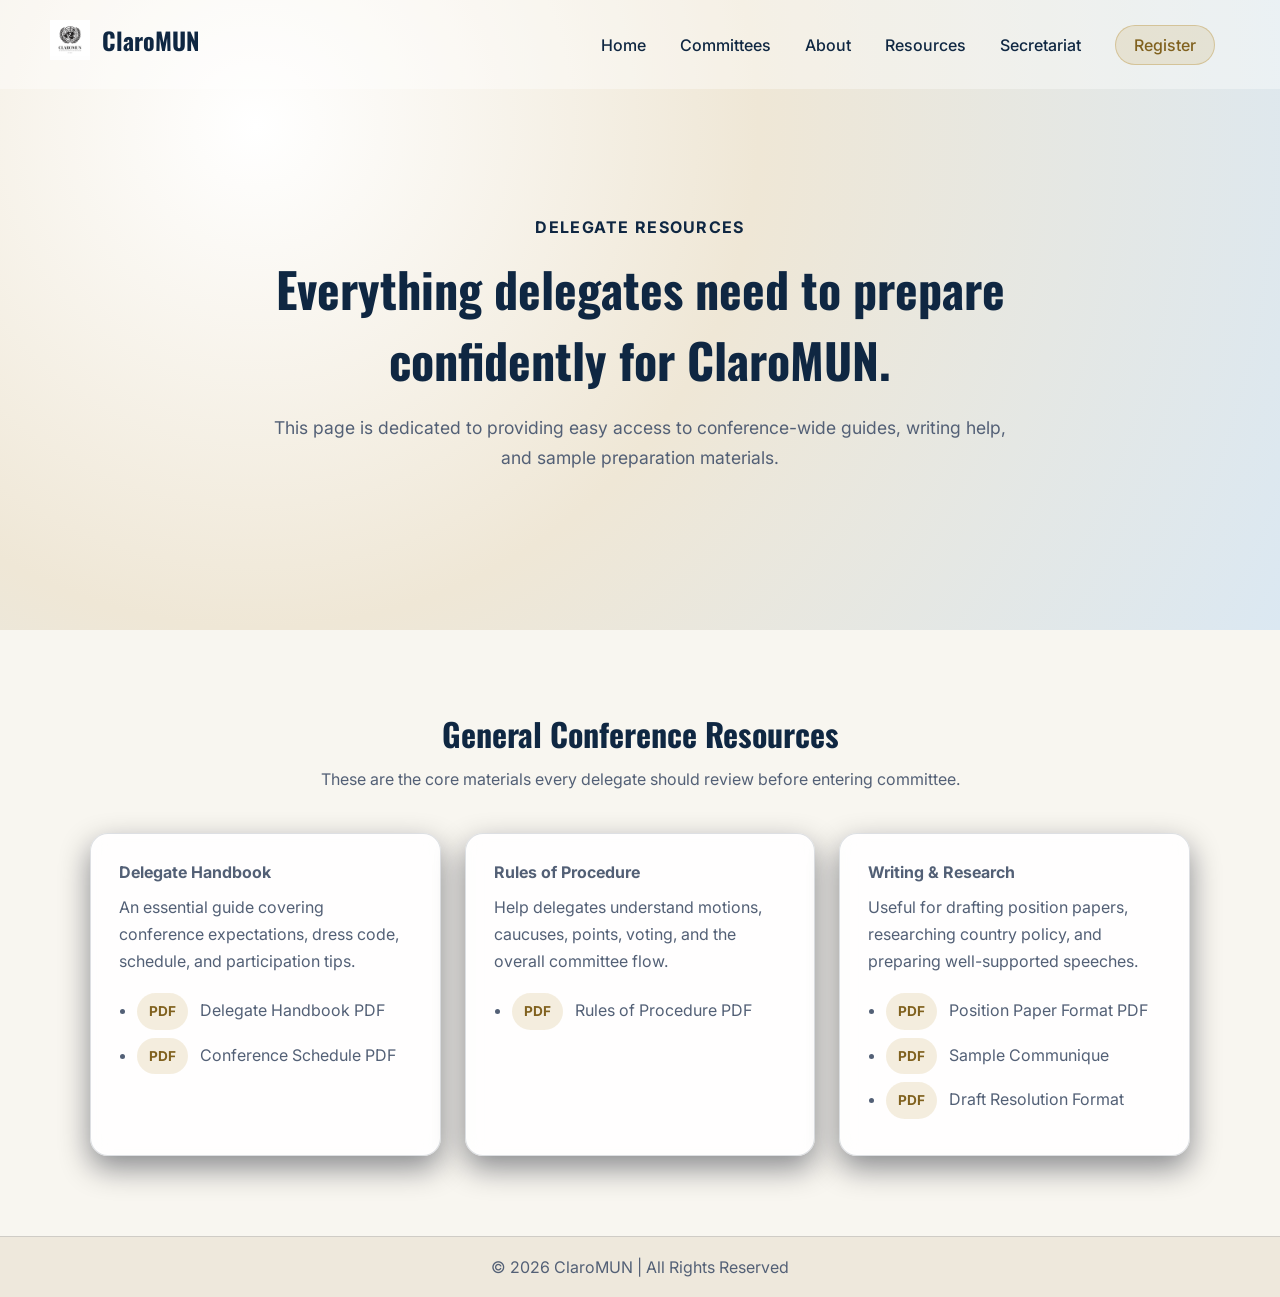
<file: resources.html>
<!DOCTYPE html>
<html lang="en">
<head>
    <meta charset="UTF-8">
    <meta name="viewport" content="width=device-width, initial-scale=1.0">
    <title>ClaroMUN | Resources</title>

    <link rel="stylesheet" href="css/style.css">
    <link rel="stylesheet" href="css/resources.css">
    <script src="js/script.js" defer></script>
</head>
<body>

<header id="navbar">
    <h1>
        <a href="index.html" class="brand">
            <img src="assets/img/logo.jpeg" alt="ClaroMUN logo">
            <span>ClaroMUN</span>
        </a>
    </h1>
    <nav>
        <a href="index.html">Home</a>
        <a href="committees.html">Committees</a>
        <a href="about.html">About</a>
        <a href="resources.html" aria-current="page">Resources</a>
        <a href="secretariat.html">Secretariat</a>
        <a class="nav-register" href="https://forms.gle/wHFUYgnUWToieHNX8" target="_blank" rel="noopener noreferrer">Register</a>
    </nav>
</header>

<main>
    <section class="page-hero resources-hero">
        <p class="section-tag fade-in">Delegate Resources</p>
        <h2 class="fade-in">Everything delegates need to prepare confidently for ClaroMUN.</h2>
        <p class="hero-copy fade-in delay">
            This page is dedicated to providing easy access to conference-wide guides, writing help, and sample preparation materials.
        </p>
    </section>

    <section class="resources-section">
        <div class="section-heading fade-in">
            <h3>General Conference Resources</h3>
            <p>These are the core materials every delegate should review before entering committee.</p>
        </div>

        <div class="resource-grid">
            <article class="resource-card slide-down">
                <h4>Delegate Handbook</h4>
                <p>An essential guide covering conference expectations, dress code, schedule, and participation tips.</p>
                <ul class="resource-list">
                    <li>
                        <a href="assets/pdf/ClaroMUN 2026 Conference Handbook.pdf" download="ClaroMUN 2026 Conference Handbook" class="resource-pdf-btn"><span class="resource-pill">PDF</span> Delegate Handbook PDF</a>
                    </li>
                    
                    <li>
                        <a href="assets/pdf/Claromun Schedule 2026.pdf" download="ClaroMUN 2026 Conference Handbook" class="resource-pdf-btn"><span class="resource-pill">PDF</span> Conference Schedule PDF</a>
                    </li>
                </ul>
            </article>

            <article class="resource-card slide-down">
                <h4>Rules of Procedure</h4>
                <p>Help delegates understand motions, caucuses, points, voting, and the overall committee flow.</p>
                <ul class="resource-list">
                        <li>
                            <a href="assets/pdf/Rules of Procedure - ClaroMUN'26.pdf" download="Rules of Procedure - ClaroMUN'26" class="resource-pdf-btn"><span class="resource-pill">PDF</span> Rules of Procedure PDF</a>
                        </li>
                </ul>
            </article>

            <article class="resource-card slide-down">
                <h4>Writing & Research</h4>
                <p>Useful for drafting position papers, researching country policy, and preparing well-supported speeches.</p>
                <ul class="resource-list">
                    <li>
                        <a href="assets/pdf/Position Paper.pdf" download="Position Paper" class="resource-pdf-btn"><span class="resource-pill">PDF</span> Position Paper Format PDF</a>
                    </li>
                    <li>
                        <a href="assets/pdf/Urgent Bomb Threat at SVP Airport.pdf
                        " download="Sample Communique" class="resource-pdf-btn"><span class="resource-pill">PDF</span> Sample Communique</a>
                    </li>
                    <li>
                        <a href="assets/pdf/DRAFT RESOLUTION-MAKE HEAVEN CLEAN (1).pdf
                        " download="Draft Resolution Format" class="resource-pdf-btn"><span class="resource-pill">PDF</span> Draft Resolution Format</a>
                    </li>
                </ul>
            </article>
        </div>
    </section>
</main>

<footer>
    <p>© 2026 ClaroMUN | All Rights Reserved</p>
</footer>

</body>
</html>
</file>
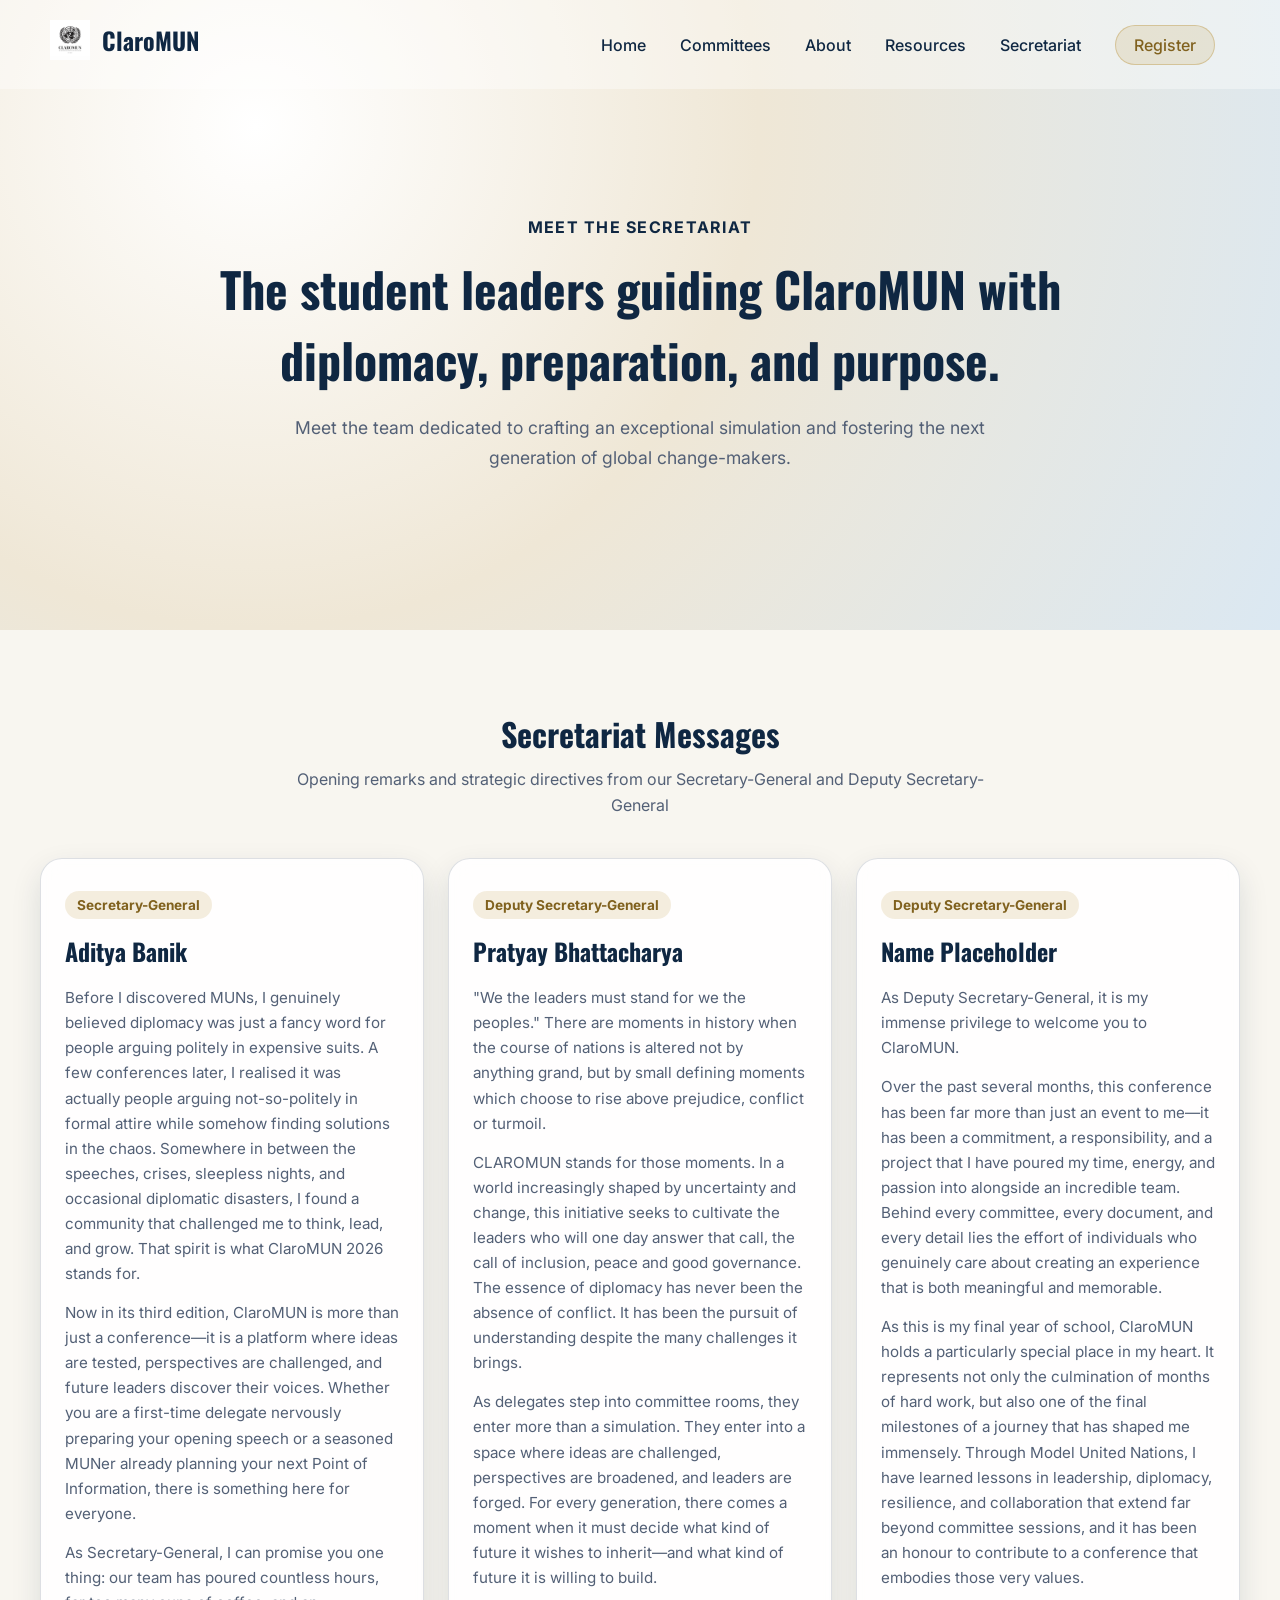
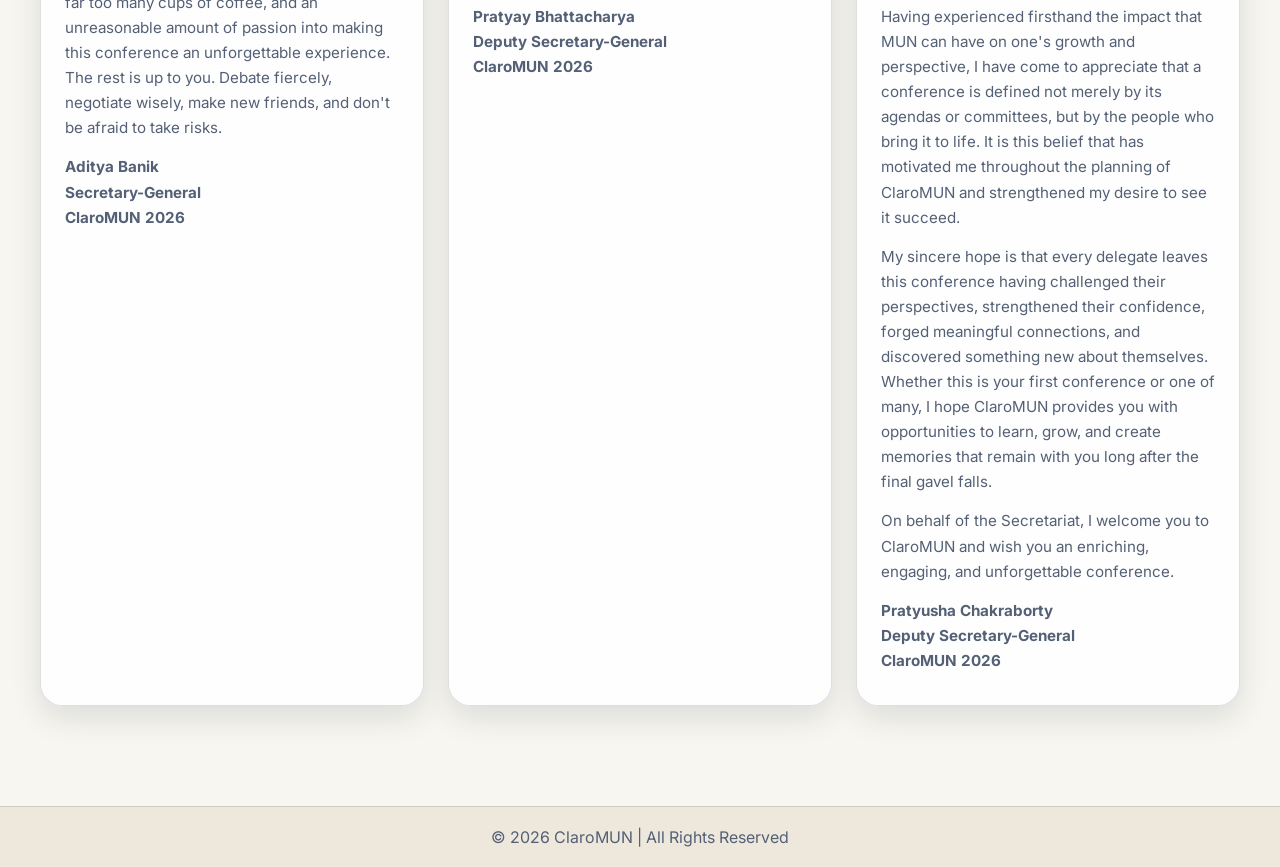
<file: secretariat.html>
<!DOCTYPE html>
<html lang="en">
<head>
    <meta charset="UTF-8">
    <meta name="viewport" content="width=device-width, initial-scale=1.0">
    <title>ClaroMUN | Secretariat</title>

    <link rel="stylesheet" href="css/style.css">
    <link rel="stylesheet" href="css/secretariat.css">
    <script src="js/script.js" defer></script>
</head>
<body>

<header id="navbar">
    <h1>
        <a href="index.html" class="brand">
            <img src="assets/img/logo.jpeg" alt="ClaroMUN logo">
            <span>ClaroMUN</span>
        </a>
    </h1>
    <nav>
        <a href="index.html">Home</a>
        <a href="committees.html">Committees</a>
        <a href="about.html">About</a>
        <a href="resources.html">Resources</a>
        <a href="secretariat.html" aria-current="page">Secretariat</a>
        <a class="nav-register" href="https://forms.gle/wHFUYgnUWToieHNX8" target="_blank" rel="noopener noreferrer">Register</a>
    </nav>
</header>

<main>
    <section class="page-hero secretariat-hero">
        <p class="section-tag fade-in">Meet the Secretariat</p>
        <h2 class="fade-in">The student leaders guiding ClaroMUN with diplomacy, preparation, and purpose.</h2>
        <p class="hero-copy fade-in delay">
            Meet the team dedicated to crafting an exceptional simulation and fostering the next generation of global change-makers.
        </p>
    </section>

    <section class="secretariat-section">
        <div class="section-heading fade-in">
            <h3>Secretariat Messages</h3>
            <p>Opening remarks and strategic directives from our Secretary-General and Deputy Secretary-General</p>
        </div>

        <div class="secretariat-grid">
            <article class="secretariat-card slide-down">
                <div class="leader-content">
                    <span class="committee-label">Secretary-General</span>
                    <h3>Aditya Banik</h3>
                    <p>
                        Before I discovered MUNs, I genuinely believed diplomacy was just a fancy word for people arguing politely in expensive suits. A few conferences later, I realised it was actually people arguing not-so-politely in formal attire while somehow finding solutions in the chaos. Somewhere in between the speeches, crises, sleepless nights, and occasional diplomatic disasters, I found a community that challenged me to think, lead, and grow. That spirit is what ClaroMUN 2026 stands for.
                    </p>
                    <p>
                        Now in its third edition, ClaroMUN is more than just a conference—it is a platform where ideas are tested, perspectives are challenged, and future leaders discover their voices. Whether you are a first-time delegate nervously preparing your opening speech or a seasoned MUNer already planning your next Point of Information, there is something here for everyone.
                    </p>
                    <p>
                        As Secretary-General, I can promise you one thing: our team has poured countless hours, far too many cups of coffee, and an unreasonable amount of passion into making this conference an unforgettable experience. The rest is up to you. Debate fiercely, negotiate wisely, make new friends, and don't be afraid to take risks.
                    </p>
                    <p>
                        <b>Aditya Banik<br>Secretary-General<br>ClaroMUN 2026</b>
                    </p>
                </div>
            </article>

            <article class="secretariat-card slide-down">
                <div class="leader-content">
                    <span class="committee-label">Deputy Secretary-General</span>
                    <h3>Pratyay Bhattacharya</h3>
                    <p>
                        "We the leaders must stand for we the peoples."
                        There are moments in history when the course of nations is altered not by anything grand, but by small defining moments which choose to rise above prejudice, conflict or turmoil.
                    </p>
                    <p>
                        CLAROMUN stands for those moments. In a world increasingly shaped by uncertainty and change, this initiative seeks to cultivate the leaders who will one day answer that call, the call of inclusion, peace and good governance. The essence of diplomacy has never been the absence of conflict. It has been the pursuit of understanding despite the many challenges it brings. 
                    </p>
                    <p>
                        As delegates step into committee rooms, they enter more than a simulation. They enter into a space where ideas are challenged, perspectives are broadened, and leaders are forged. For every generation, there comes a moment when it must decide what kind of future it wishes to inherit—and what kind of future it is willing to build.
                    </p>
                    <p>
                        <b>Pratyay Bhattacharya<br>Deputy Secretary-General<br>ClaroMUN 2026</b>
                    </p>
                </div>
            </article>

            <article class="secretariat-card slide-down">
                <div class="leader-content">
                    <span class="committee-label">Deputy Secretary-General</span>
                    <h3>Name Placeholder</h3>
                    <p>
                        As Deputy Secretary-General, it is my immense privilege to welcome you to ClaroMUN.
                    </p>
                    <p>
                        Over the past several months, this conference has been far more than just an event to me—it has been a commitment, a responsibility, and a project that I have poured my time, energy, and passion into alongside an incredible team. Behind every committee, every document, and every detail lies the effort of individuals who genuinely care about creating an experience that is both meaningful and memorable.
                    </p>
                    <p>
                        As this is my final year of school, ClaroMUN holds a particularly special place in my heart. It represents not only the culmination of months of hard work, but also one of the final milestones of a journey that has shaped me immensely. Through Model United Nations, I have learned lessons in leadership, diplomacy, resilience, and collaboration that extend far beyond committee sessions, and it has been an honour to contribute to a conference that embodies those very values.
                    </p>
                    <p>
                        Having experienced firsthand the impact that MUN can have on one's growth and perspective, I have come to appreciate that a conference is defined not merely by its agendas or committees, but by the people who bring it to life. It is this belief that has motivated me throughout the planning of ClaroMUN and strengthened my desire to see it succeed.
                    </p>
                    <p>
                        My sincere hope is that every delegate leaves this conference having challenged their perspectives, strengthened their confidence, forged meaningful connections, and discovered something new about themselves. Whether this is your first conference or one of many, I hope ClaroMUN provides you with opportunities to learn, grow, and create memories that remain with you long after the final gavel falls.
                    </p>
                    <p>
                        On behalf of the Secretariat, I welcome you to ClaroMUN and wish you an enriching, engaging, and unforgettable conference.
                    </p>
                    <p>
                        <b>Pratyusha Chakraborty<br>Deputy Secretary-General<br>ClaroMUN 2026</b>
                    </p>
                </div>
            </article>
        </div>
    </section>
</main>

<footer>
    <p>© 2026 ClaroMUN | All Rights Reserved</p>
</footer>

</body>
</html>
</file>
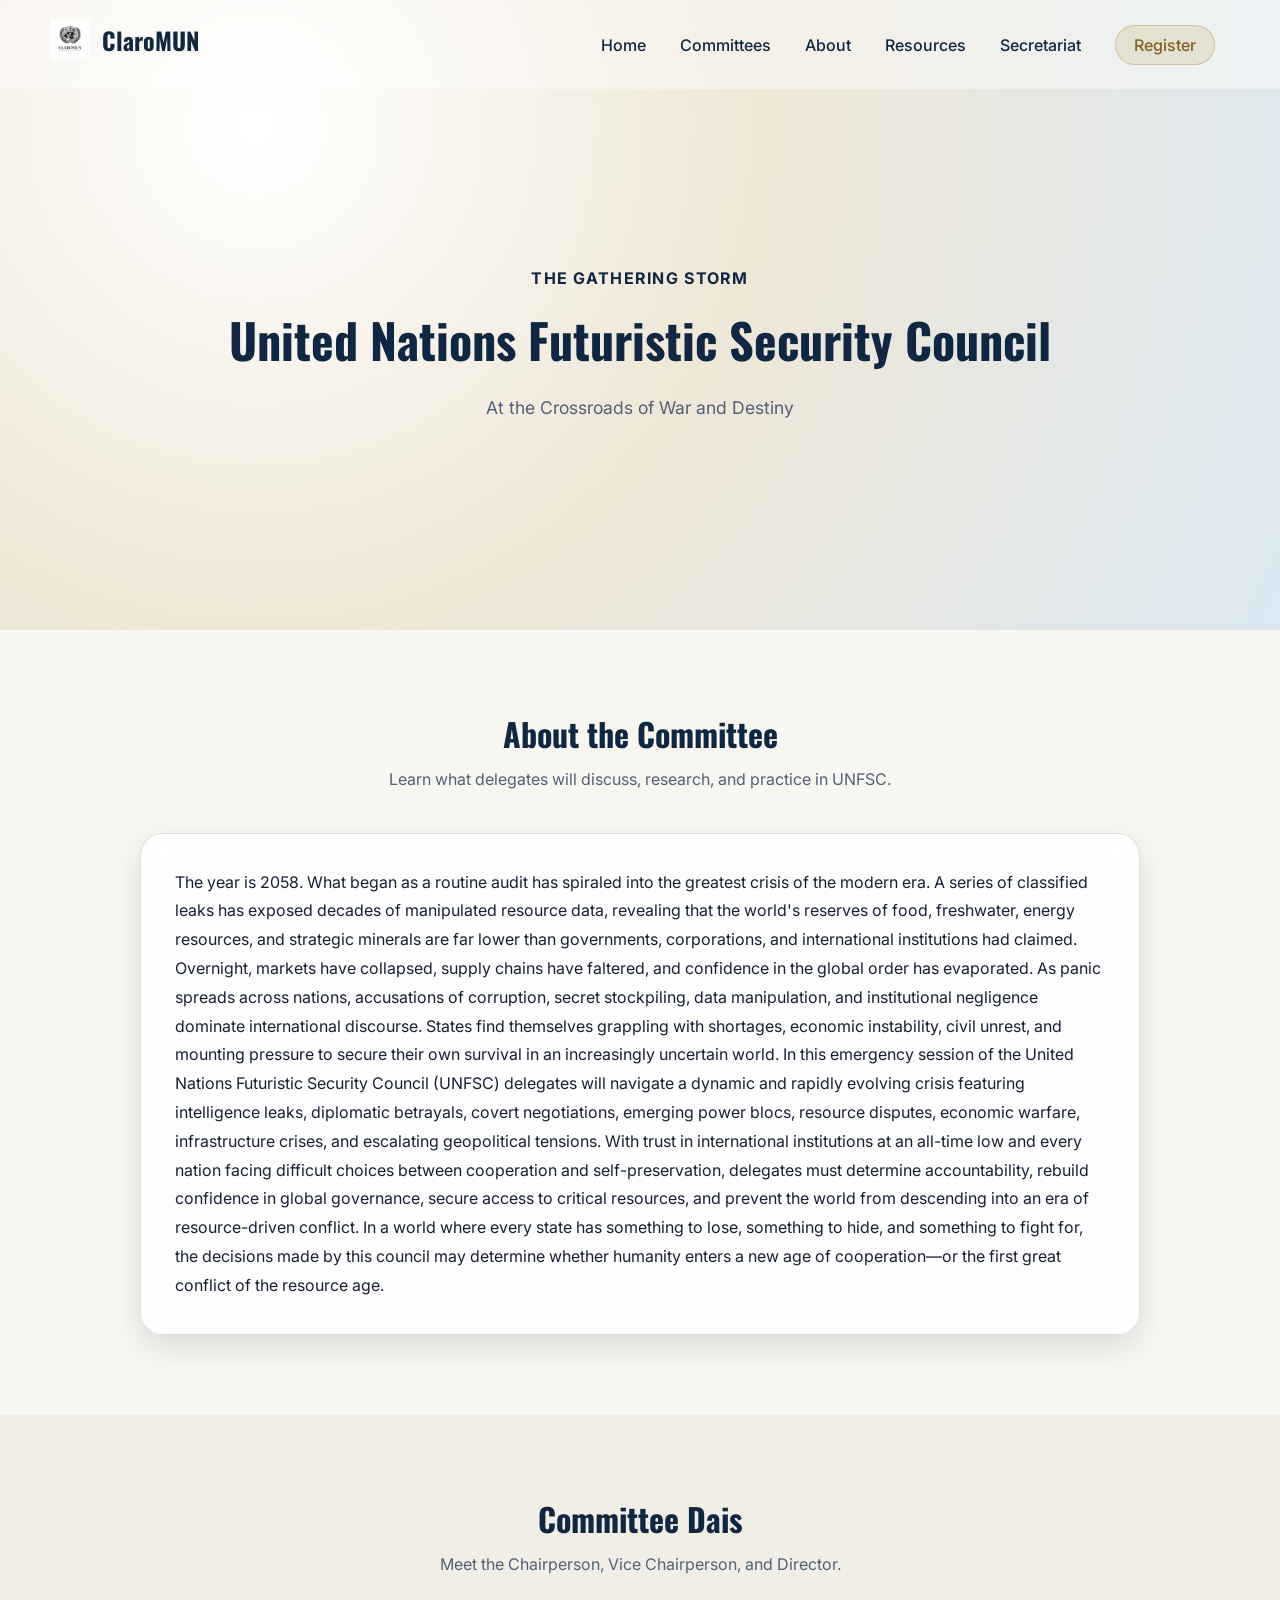
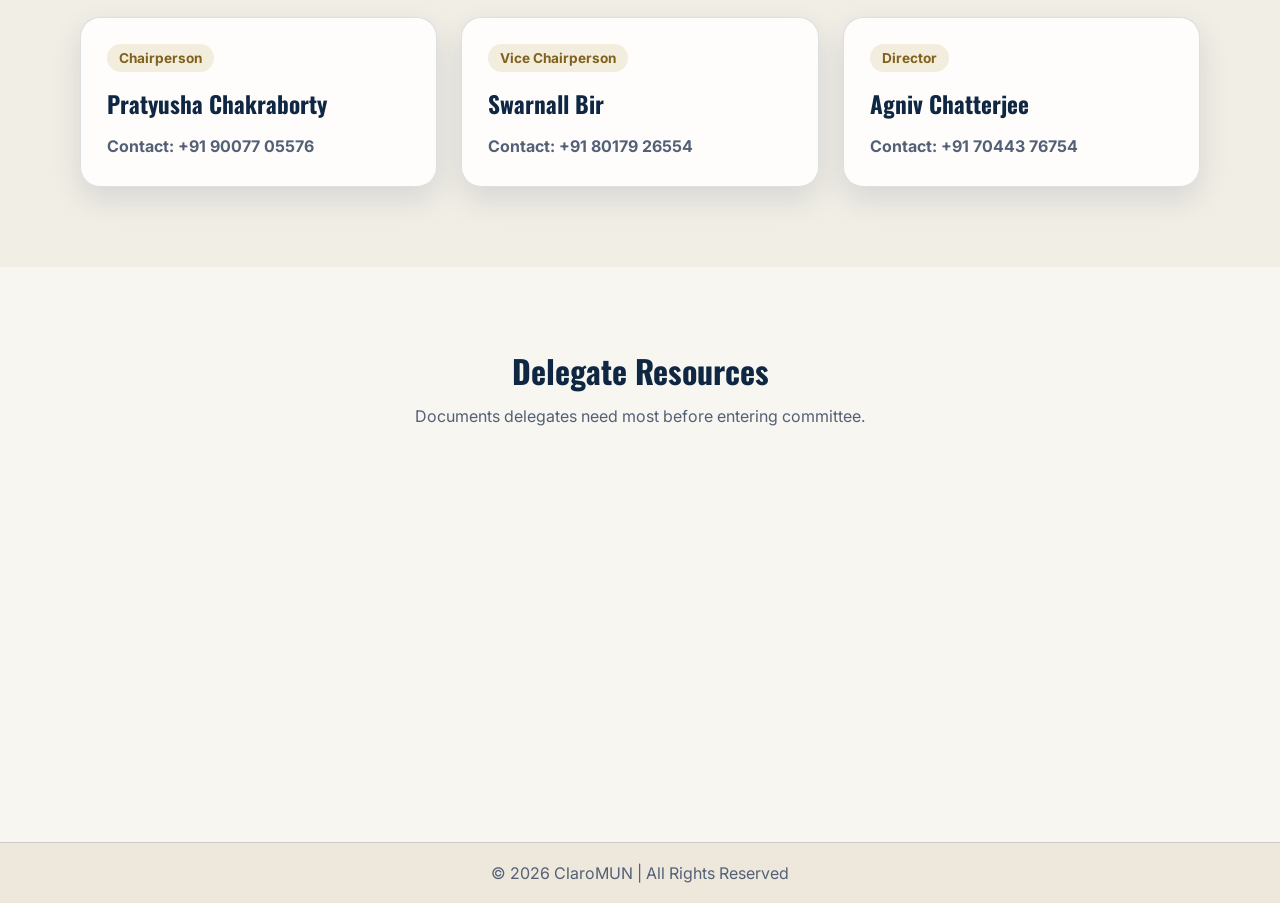
<file: unfsc.html>
<!DOCTYPE html>
<html lang="en">
<head>
    <meta charset="UTF-8">
    <meta name="viewport" content="width=device-width, initial-scale=1.0">
    <title>ClaroMUN | UNFSC</title>

    <link rel="stylesheet" href="css/style.css">
    <link rel="stylesheet" href="css/committee-detail.css">
    <script src="js/script.js" defer></script>
</head>
<body>

<header id="navbar">
    <h1>
        <a href="index.html" class="brand">
            <img src="assets/img/logo.jpeg" alt="ClaroMUN logo">
            <span>ClaroMUN</span>
        </a>
    </h1>
    <nav>
        <a href="index.html">Home</a>
        <a href="committees.html" aria-current="page">Committees</a>
        <a href="about.html">About</a>
        <a href="resources.html">Resources</a>
        <a href="secretariat.html">Secretariat</a>
        <a class="nav-register" href="https://forms.gle/wHFUYgnUWToieHNX8" target="_blank" rel="noopener noreferrer">Register</a>
    </nav>
</header>

<main>
    <section class="page-hero committee-detail-hero">
        <p class="section-tag fade-in">The Gathering Storm</p>
        <h2 class="fade-in">United Nations Futuristic Security Council</h2>
        <p class="hero-copy fade-in delay">At the Crossroads of War and Destiny</p>
    </section>

    <section class="committee-overview fade-in">
        <div class="section-heading">
            <h3>About the Committee</h3>
            <p>Learn what delegates will discuss, research, and practice in UNFSC.</p>
        </div>
        <article class="overview-card">
                <p>
                    The year is 2058. What began as a routine audit has spiraled into the greatest crisis of the modern era. A series of classified leaks has exposed decades of manipulated resource data, revealing that the world's reserves of food, freshwater, energy resources, and strategic minerals are far lower than governments, corporations, and international institutions had claimed. Overnight, markets have collapsed, supply chains have faltered, and confidence in the global order has evaporated. As panic spreads across nations, accusations of corruption, secret stockpiling, data manipulation, and institutional negligence dominate international discourse. States find themselves grappling with shortages, economic instability, civil unrest, and mounting pressure to secure their own survival in an increasingly uncertain world. In this emergency session of the United Nations Futuristic Security Council (UNFSC) delegates will navigate a dynamic and rapidly evolving crisis featuring intelligence leaks, diplomatic betrayals, covert negotiations, emerging power blocs, resource disputes, economic warfare, infrastructure crises, and escalating geopolitical tensions. With trust in international institutions at an all-time low and every nation facing difficult choices between cooperation and self-preservation, delegates must determine accountability, rebuild confidence in global governance, secure access to critical resources, and prevent the world from descending into an era of resource-driven conflict. In a world where every state has something to lose, something to hide, and something to fight for, the decisions made by this council may determine whether humanity enters a new age of cooperation—or the first great conflict of the resource age.
                </p>
        </article>
    </section>

    <section class="dais-section">
        <div class="section-heading fade-in">
            <h3>Committee Dais</h3>
            <p>Meet the Chairperson, Vice Chairperson, and Director.</p>
        </div>
        <div class="dais-grid">
            <article class="dais-card slide-down">
                <div class="dais-content">
                    <span class="committee-label">Chairperson</span>
                    <h3>Pratyusha Chakraborty</h3>
                    <p><b>Contact: +91 90077 05576</b></p>
                </div>
            </article>
            <article class="dais-card slide-down">
                <div class="dais-content">
                    <span class="committee-label">Vice Chairperson</span>
                    <h3>Swarnall Bir</h3>
                    <p><b>Contact: +91 80179 26554</b></p>
                </div>
            </article>
            <article class="dais-card slide-down">
                <div class="dais-content">
                    <span class="committee-label">Director</span>
                    <h3>Agniv Chatterjee</h3>
                    <p><b>Contact: +91 70443 76754</b></p>
                </div>
            </article>
        </div>
    </section>

    <section class="committee-resource-section">
        <div class="section-heading fade-in">
            <h3>Delegate Resources</h3>
            <p>Documents delegates need most before entering committee.</p>
        </div>
        <div class="resource-grid">
            <article class="resource-card slide-down">
                <span class="resource-pill">PDF</span>
                <h3>Background Guide</h3>
                <p>Committee-specific agenda context, history, key stakeholders, and guiding questions for research.</p>
                <a href="assets/pdf/IHSC Study Guide.pdf" download="IHSC_Background_Guide" class="resource-pdf-btn">
                    <div class="resource-placeholder">UNFSC Background Guide PDF</div>
                 </a>
            </article>
        </div>
    </section>
</main>

<footer>
    <p>© 2026 ClaroMUN | All Rights Reserved</p>
</footer>

</body>
</html>
</file>
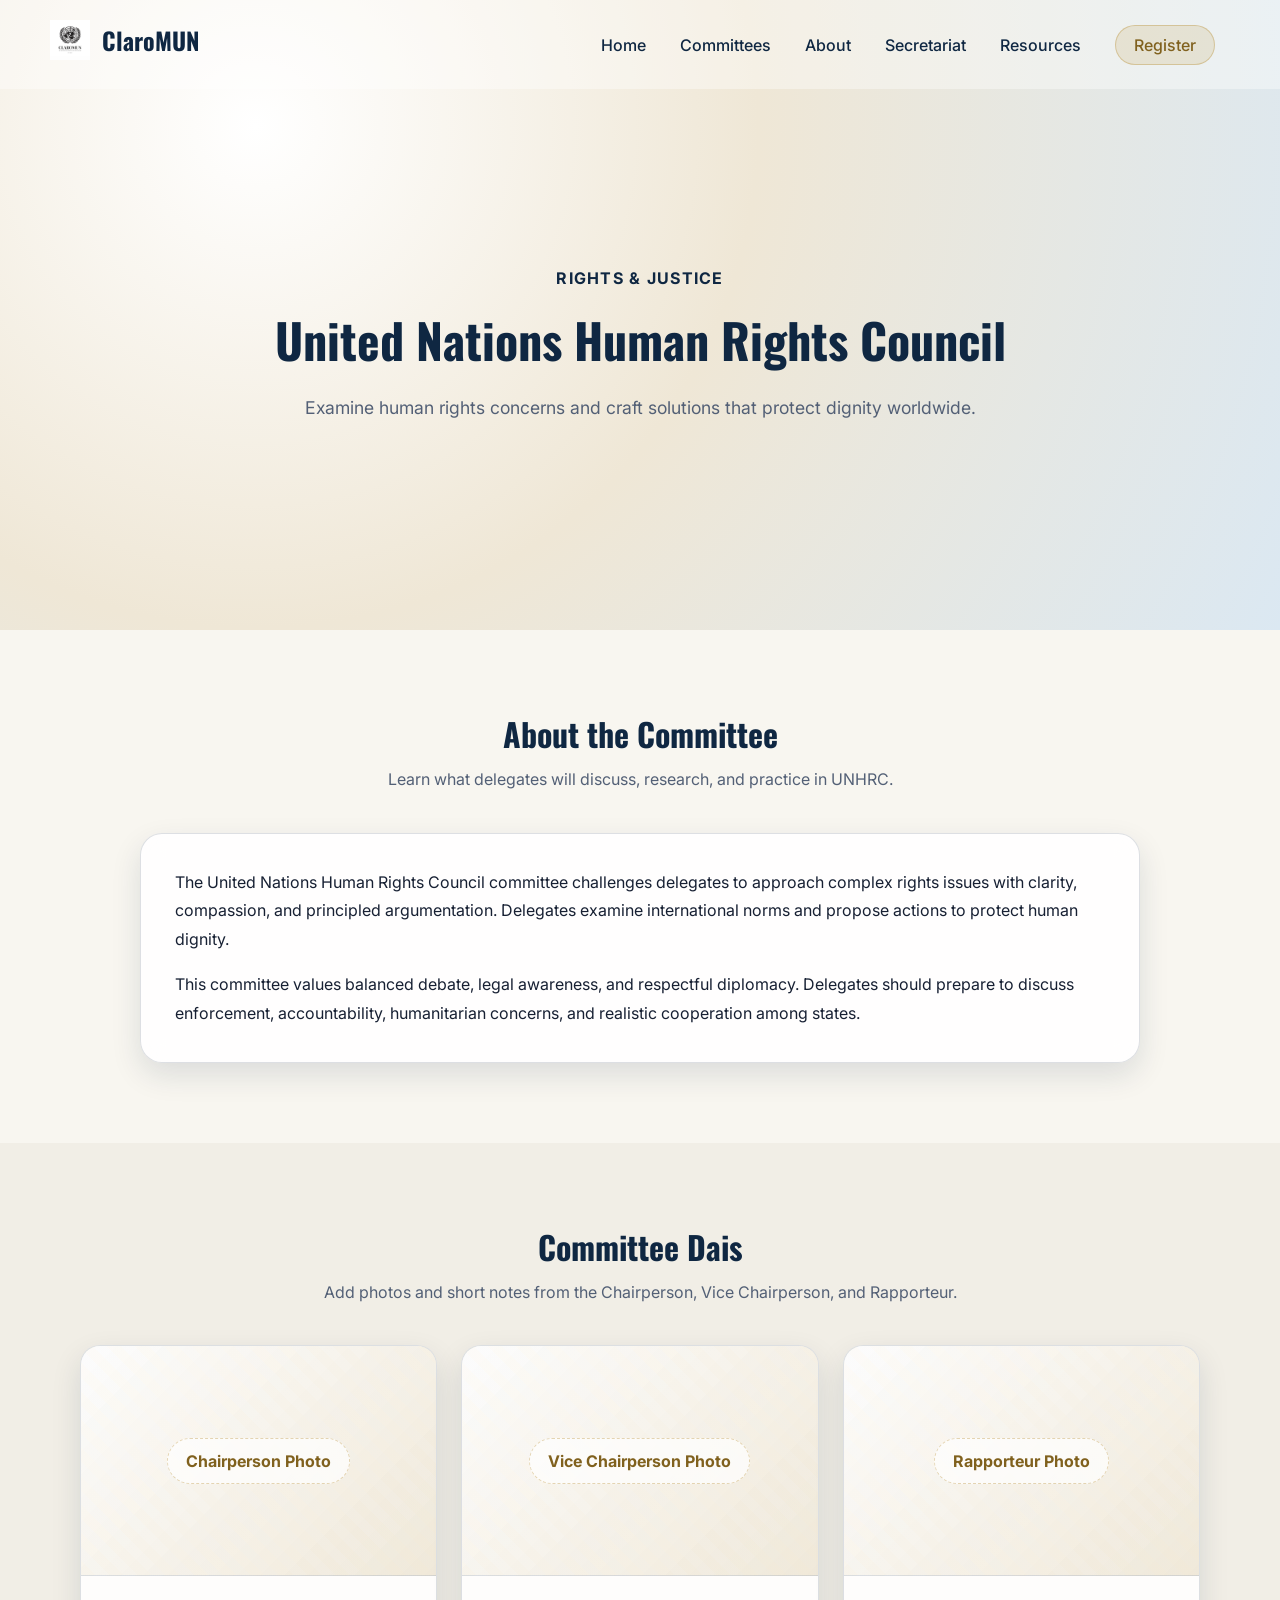
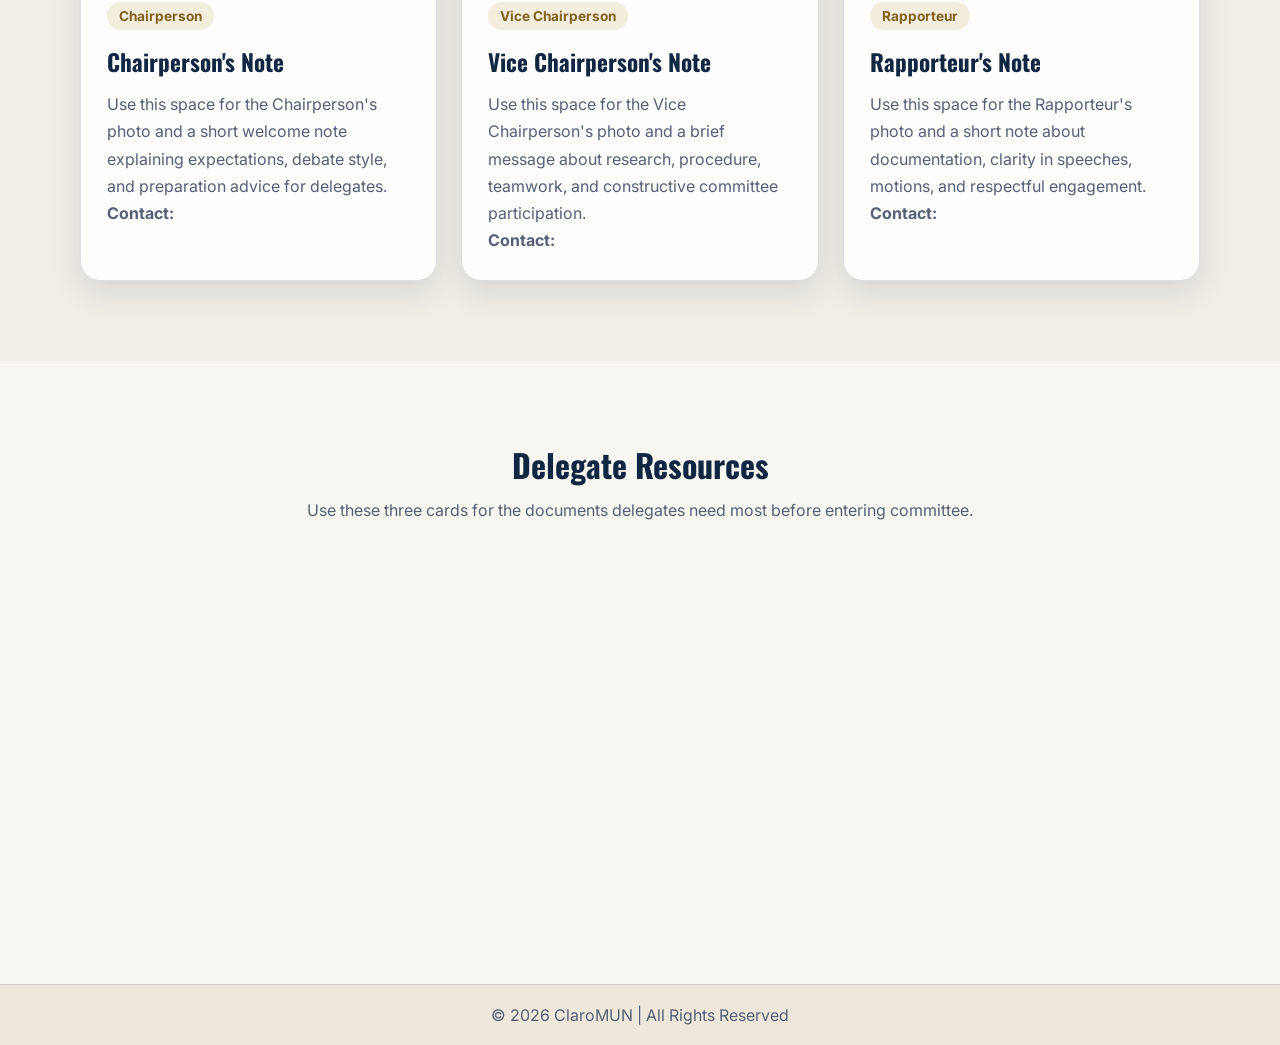
<file: unhrc.html>
<!DOCTYPE html>
<html lang="en">
<head>
    <meta charset="UTF-8">
    <meta name="viewport" content="width=device-width, initial-scale=1.0">
    <title>ClaroMUN | UNHRC</title>

    <link rel="stylesheet" href="css/style.css">
    <link rel="stylesheet" href="css/committee-detail.css">
    <script src="js/script.js" defer></script>
</head>
<body>

<header id="navbar">
    <h1>
        <a href="index.html" class="brand">
            <img src="assets/img/logo.jpeg" alt="ClaroMUN logo">
            <span>ClaroMUN</span>
        </a>
    </h1>
    <nav>
        <a href="index.html">Home</a>
        <a href="committees.html" aria-current="page">Committees</a>
        <a href="about.html">About</a>
        <a href="secretariat.html">Secretariat</a>
        <a href="resources.html">Resources</a>
        <a class="nav-register" href="https://docs.google.com/forms/" target="_blank" rel="noopener noreferrer">Register</a>
    </nav>
</header>

<main>
    <section class="page-hero committee-detail-hero">
        <p class="section-tag fade-in">Rights & Justice</p>
        <h2 class="fade-in">United Nations Human Rights Council</h2>
        <p class="hero-copy fade-in delay">Examine human rights concerns and craft solutions that protect dignity worldwide.</p>
    </section>

    <section class="committee-overview fade-in">
        <div class="section-heading">
            <h3>About the Committee</h3>
            <p>Learn what delegates will discuss, research, and practice in UNHRC.</p>
        </div>
        <article class="overview-card">
                <p>The United Nations Human Rights Council committee challenges delegates to approach complex rights issues with clarity, compassion, and principled argumentation. Delegates examine international norms and propose actions to protect human dignity.</p>
                <p>This committee values balanced debate, legal awareness, and respectful diplomacy. Delegates should prepare to discuss enforcement, accountability, humanitarian concerns, and realistic cooperation among states.</p>
        </article>
    </section>

    <section class="dais-section">
        <div class="section-heading fade-in">
            <h3>Committee Dais</h3>
            <p>Add photos and short notes from the Chairperson, Vice Chairperson, and Rapporteur.</p>
        </div>
        <div class="dais-grid">
            <article class="dais-card slide-down">
                <div class="person-photo-slot" role="img" aria-label="Photo slot for the Chairperson of UNHRC">
                    <span>Chairperson Photo</span>
                </div>
                <div class="dais-content">
                    <span class="committee-label">Chairperson</span>
                    <h3>Chairperson's Note</h3>
                    <p>Use this space for the Chairperson's photo and a short welcome note explaining expectations, debate style, and preparation advice for delegates.</p>
                    <p><b>Contact: </b></p>
                </div>
            </article>
            <article class="dais-card slide-down">
                <div class="person-photo-slot" role="img" aria-label="Photo slot for the Vice Chairperson of UNHRC">
                    <span>Vice Chairperson Photo</span>
                </div>
                <div class="dais-content">
                    <span class="committee-label">Vice Chairperson</span>
                    <h3>Vice Chairperson's Note</h3>
                    <p>Use this space for the Vice Chairperson's photo and a brief message about research, procedure, teamwork, and constructive committee participation.</p>
                    <p><b>Contact: </b></p>
                </div>
            </article>
            <article class="dais-card slide-down">
                <div class="person-photo-slot" role="img" aria-label="Photo slot for the Rapporteur of UNHRC">
                    <span>Rapporteur Photo</span>
                </div>
                <div class="dais-content">
                    <span class="committee-label">Rapporteur</span>
                    <h3>Rapporteur's Note</h3>
                    <p>Use this space for the Rapporteur's photo and a short note about documentation, clarity in speeches, motions, and respectful engagement.</p>
                    <p><b>Contact: </b></p>
                </div>
            </article>
        </div>
    </section>

    <section class="committee-resource-section">
        <div class="section-heading fade-in">
            <h3>Delegate Resources</h3>
            <p>Use these three cards for the documents delegates need most before entering committee.</p>
        </div>
        <div class="resource-grid">
            <article class="resource-card slide-down">
                <span class="resource-pill">PDF Slot</span>
                <h3>Delegate Handbook</h3>
                <p>Core conference expectations, participation guidance, dress code notes, and preparation reminders for delegates.</p>
                <div class="resource-placeholder">Upload UNHRC Delegate Handbook PDF later.</div>
            </article>
            <article class="resource-card slide-down">
                <span class="resource-pill">PDF Slot</span>
                <h3>Background Guide</h3>
                <p>Committee-specific agenda context, history, key stakeholders, and guiding questions for research.</p>
                <div class="resource-placeholder">Upload UNHRC Background Guide PDF later.</div>
            </article>
            <article class="resource-card slide-down">
                <span class="resource-pill">PDF Slot</span>
                <h3>Rules of Procedure</h3>
                <p>A quick reference for motions, caucuses, points, voting flow, and formal committee conduct.</p>
                <div class="resource-placeholder">Upload UNHRC Rules of Procedure PDF later.</div>
            </article>
        </div>
    </section>
</main>

<footer>
    <p>© 2026 ClaroMUN | All Rights Reserved</p>
</footer>

</body>
</html>
</file>
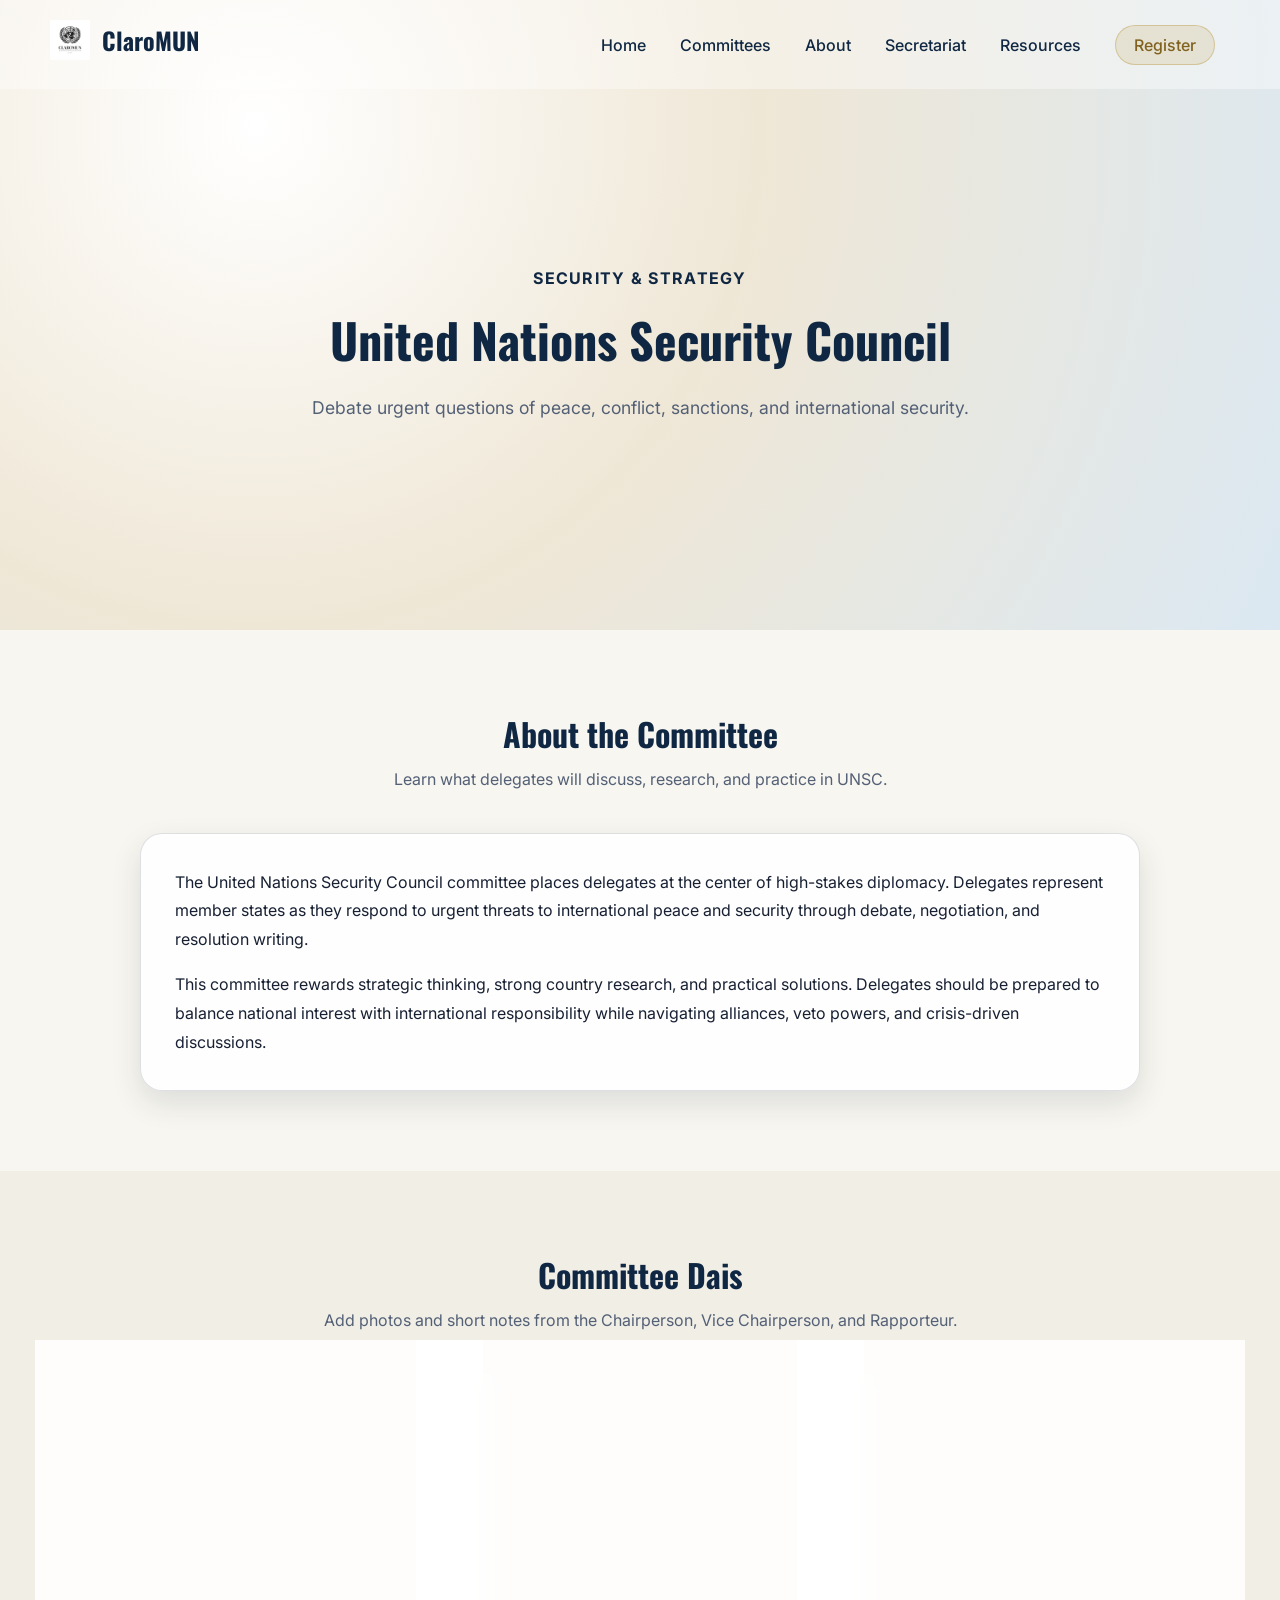
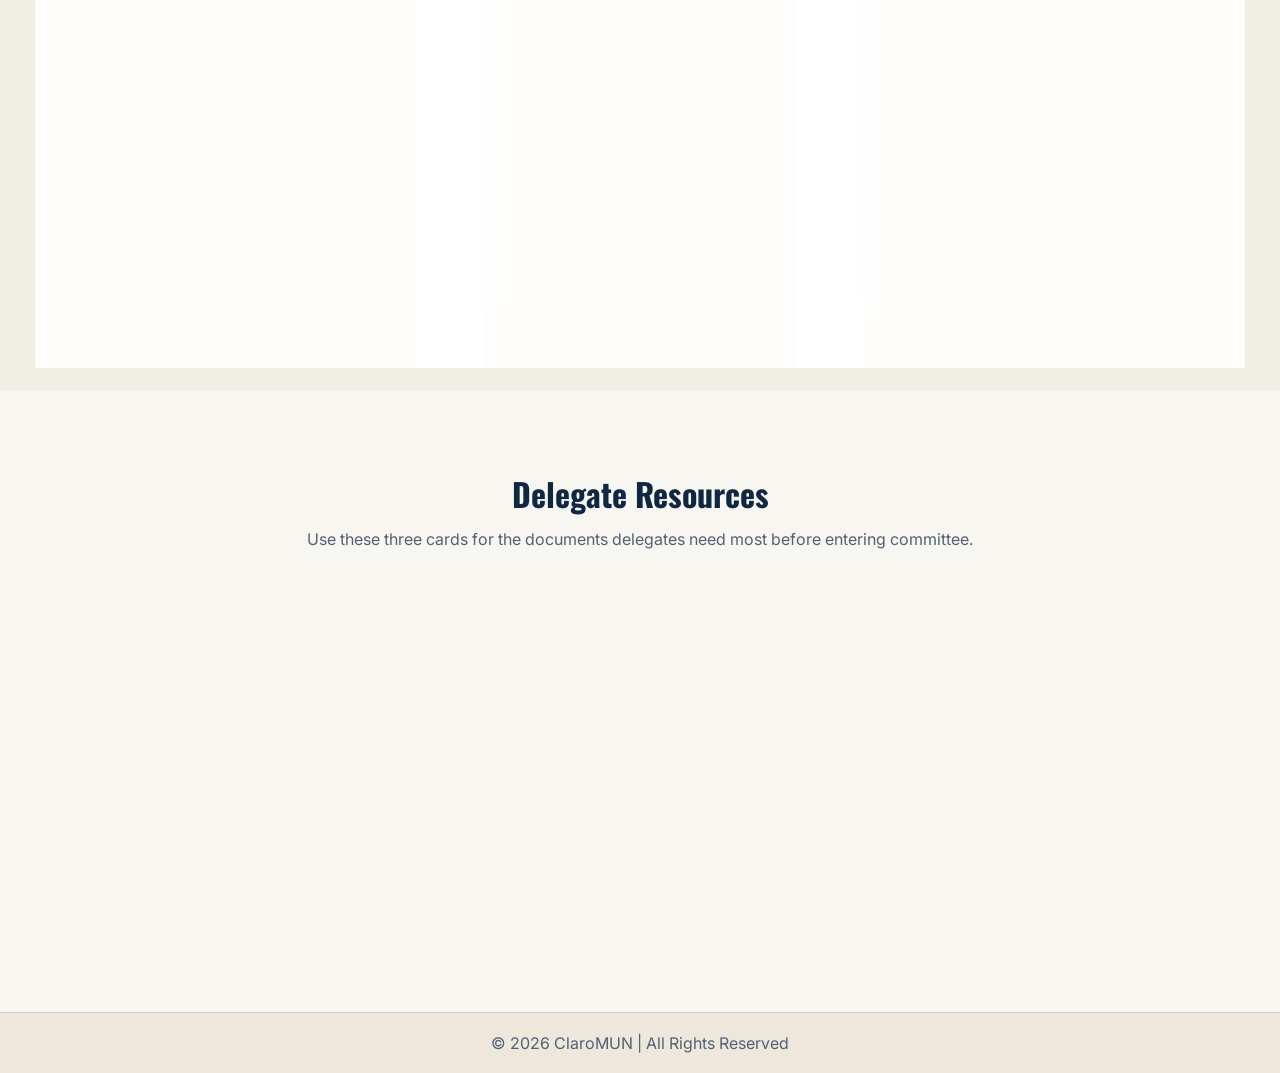
<file: unsc.html>
<!DOCTYPE html>
<html lang="en">
<head>
    <meta charset="UTF-8">
    <meta name="viewport" content="width=device-width, initial-scale=1.0">
    <title>ClaroMUN | UNSC</title>

    <link rel="stylesheet" href="css/style.css">
    <link rel="stylesheet" href="css/committee-detail.css">
    <script src="js/script.js" defer></script>
</head>
<body>

<header id="navbar">
    <h1>
        <a href="index.html" class="brand">
            <img src="assets/img/logo.jpeg" alt="ClaroMUN logo">
            <span>ClaroMUN</span>
        </a>
    </h1>
    <nav>
        <a href="index.html">Home</a>
        <a href="committees.html" aria-current="page">Committees</a>
        <a href="about.html">About</a>
        <a href="secretariat.html">Secretariat</a>
        <a href="resources.html">Resources</a>
        <a class="nav-register" href="https://docs.google.com/forms/" target="_blank" rel="noopener noreferrer">Register</a>
    </nav>
</header>

<main>
    <section class="page-hero committee-detail-hero">
        <p class="section-tag fade-in">Security & Strategy</p>
        <h2 class="fade-in">United Nations Security Council</h2>
        <p class="hero-copy fade-in delay">Debate urgent questions of peace, conflict, sanctions, and international security.</p>
    </section>

    <section class="committee-overview fade-in">
        <div class="section-heading">
            <h3>About the Committee</h3>
            <p>Learn what delegates will discuss, research, and practice in UNSC.</p>
        </div>
        <article class="overview-card">
                <p>The United Nations Security Council committee places delegates at the center of high-stakes diplomacy. Delegates represent member states as they respond to urgent threats to international peace and security through debate, negotiation, and resolution writing.</p>
                <p>This committee rewards strategic thinking, strong country research, and practical solutions. Delegates should be prepared to balance national interest with international responsibility while navigating alliances, veto powers, and crisis-driven discussions.</p>
        </article>
    </section>

    <section class="dais-section">
        <div class="section-heading fade-in">
            <h3>Committee Dais</h3>
            <p>Add photos and short notes from the Chairperson, Vice Chairperson, and Rapporteur.</p>
        </div>
        <div class="dais-grid">
            <article class="dais-card slide-down">
                <div class="person-photo-slot" role="img" aria-label="Photo slot for the Chairperson of UNSC">
                    <span>Chairperson Photo</span>
                </div>
                <div class="dais-content">
                    <span class="committee-label">Chairperson</span>
                    <h3>Chairperson's Note</h3>
                    <p>Use this space for the Chairperson's photo and a short welcome note explaining expectations, debate style, and preparation advice for delegates.</p>
                    <p><b>Contact: </b></p>
                </div>
            </article>
            <article class="dais-card slide-down">
                <div class="person-photo-slot" role="img" aria-label="Photo slot for the Vice Chairperson of UNSC">
                    <span>Vice Chairperson Photo</span>
                </div>
                <div class="dais-content">
                    <span class="committee-label">Vice Chairperson</span>
                    <h3>Vice Chairperson's Note</h3>
                    <p>Use this space for the Vice Chairperson's photo and a brief message about research, procedure, teamwork, and constructive committee participation.</p>
                    <p><b>Contact: </b></p>
                </div>
            </article>
            <article class="dais-card slide-down">
                <div class="person-photo-slot" role="img" aria-label="Photo slot for the Rapporteur of UNSC">
                    <span>Rapporteur Photo</span>
                </div>
                <div class="dais-content">
                    <span class="committee-label">Rapporteur</span>
                    <h3>Rapporteur's Note</h3>
                    <p>Use this space for the Rapporteur's photo and a short note about documentation, clarity in speeches, motions, and respectful engagement.</p>
                    <p><b>Contact: </b></p>
                </div>
            </article>
        </div>
    </section>

    <section class="committee-resource-section">
        <div class="section-heading fade-in">
            <h3>Delegate Resources</h3>
            <p>Use these three cards for the documents delegates need most before entering committee.</p>
        </div>
        <div class="resource-grid">
            <article class="resource-card slide-down">
                <span class="resource-pill">PDF Slot</span>
                <h3>Delegate Handbook</h3>
                <p>Core conference expectations, participation guidance, dress code notes, and preparation reminders for delegates.</p>
                <div class="resource-placeholder">Upload UNSC Delegate Handbook PDF later.</div>
            </article>
            <article class="resource-card slide-down">
                <span class="resource-pill">PDF Slot</span>
                <h3>Background Guide</h3>
                <p>Committee-specific agenda context, history, key stakeholders, and guiding questions for research.</p>
                <div class="resource-placeholder">Upload UNSC Background Guide PDF later.</div>
            </article>
            <article class="resource-card slide-down">
                <span class="resource-pill">PDF Slot</span>
                <h3>Rules of Procedure</h3>
                <p>A quick reference for motions, caucuses, points, voting flow, and formal committee conduct.</p>
                <div class="resource-placeholder">Upload UNSC Rules of Procedure PDF later.</div>
            </article>
        </div>
    </section>
</main>

<footer>
    <p>© 2026 ClaroMUN | All Rights Reserved</p>
</footer>

</body>
</html>
</file>
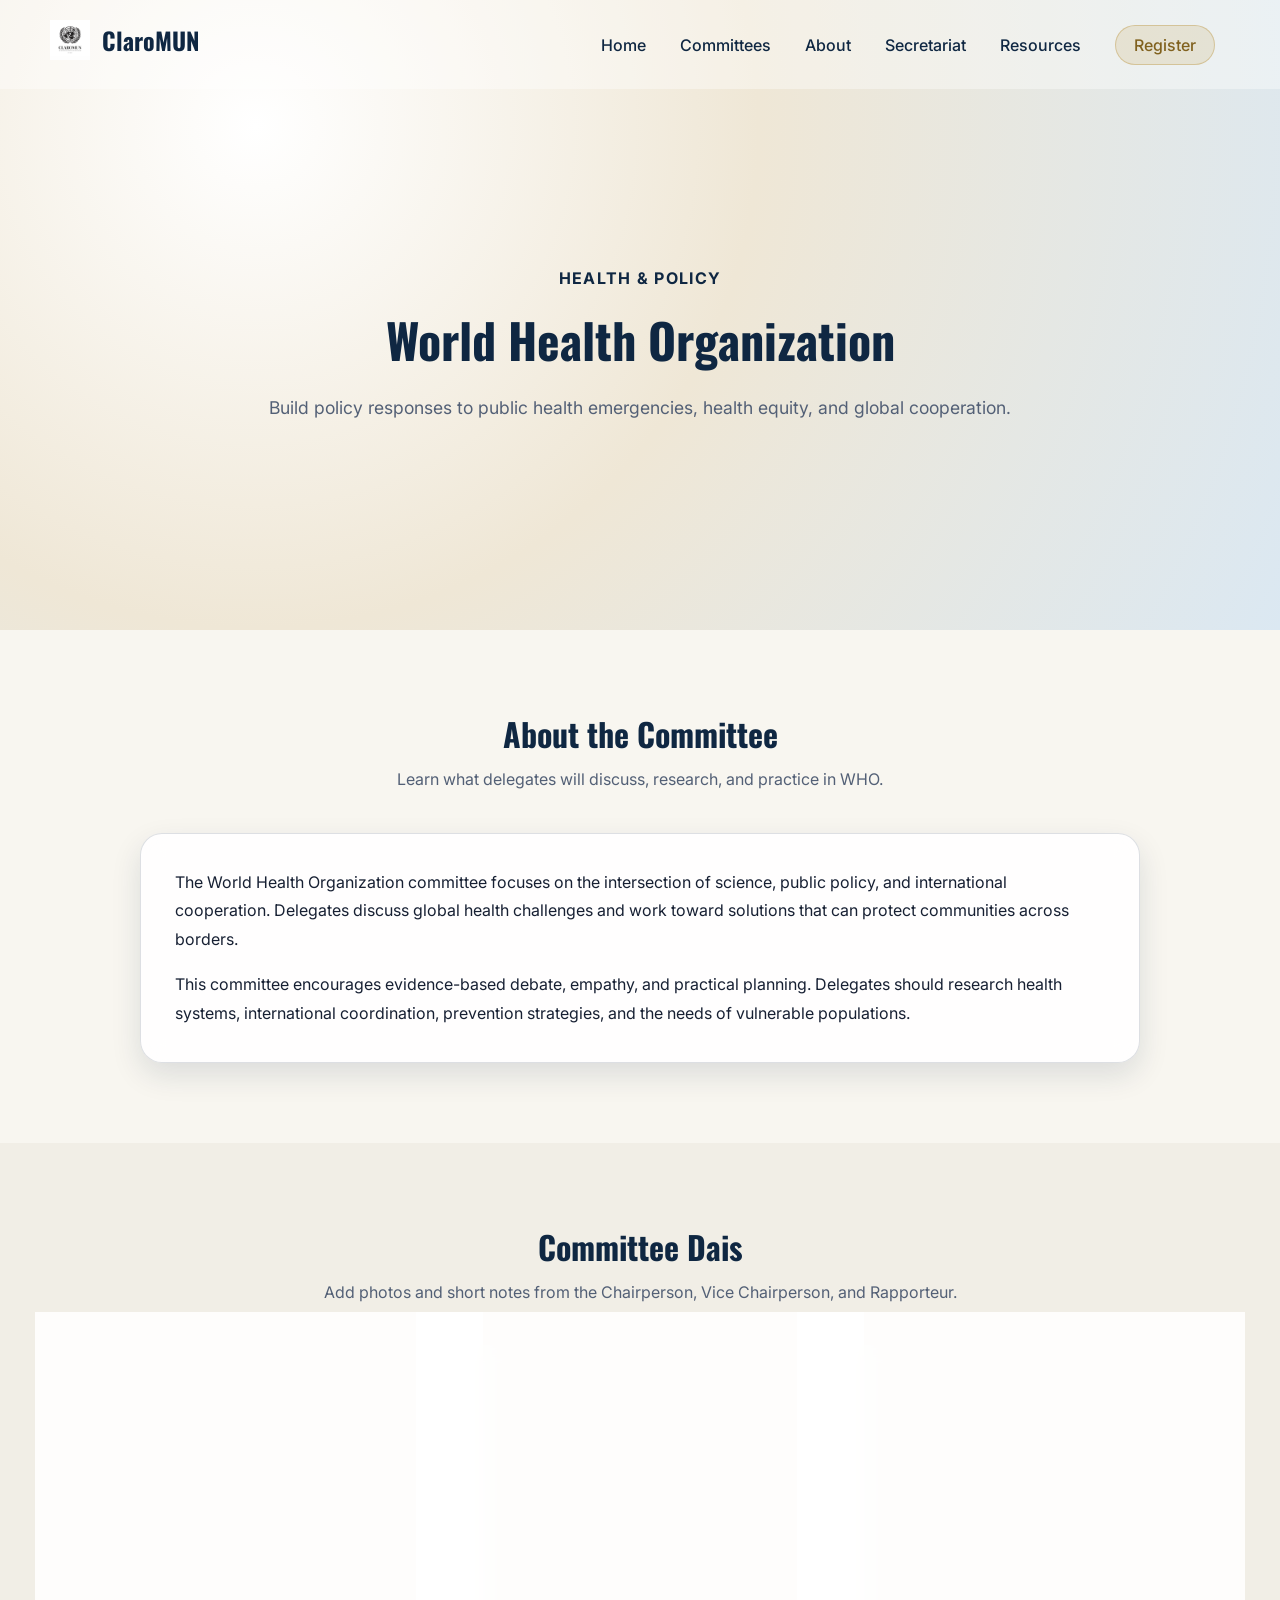
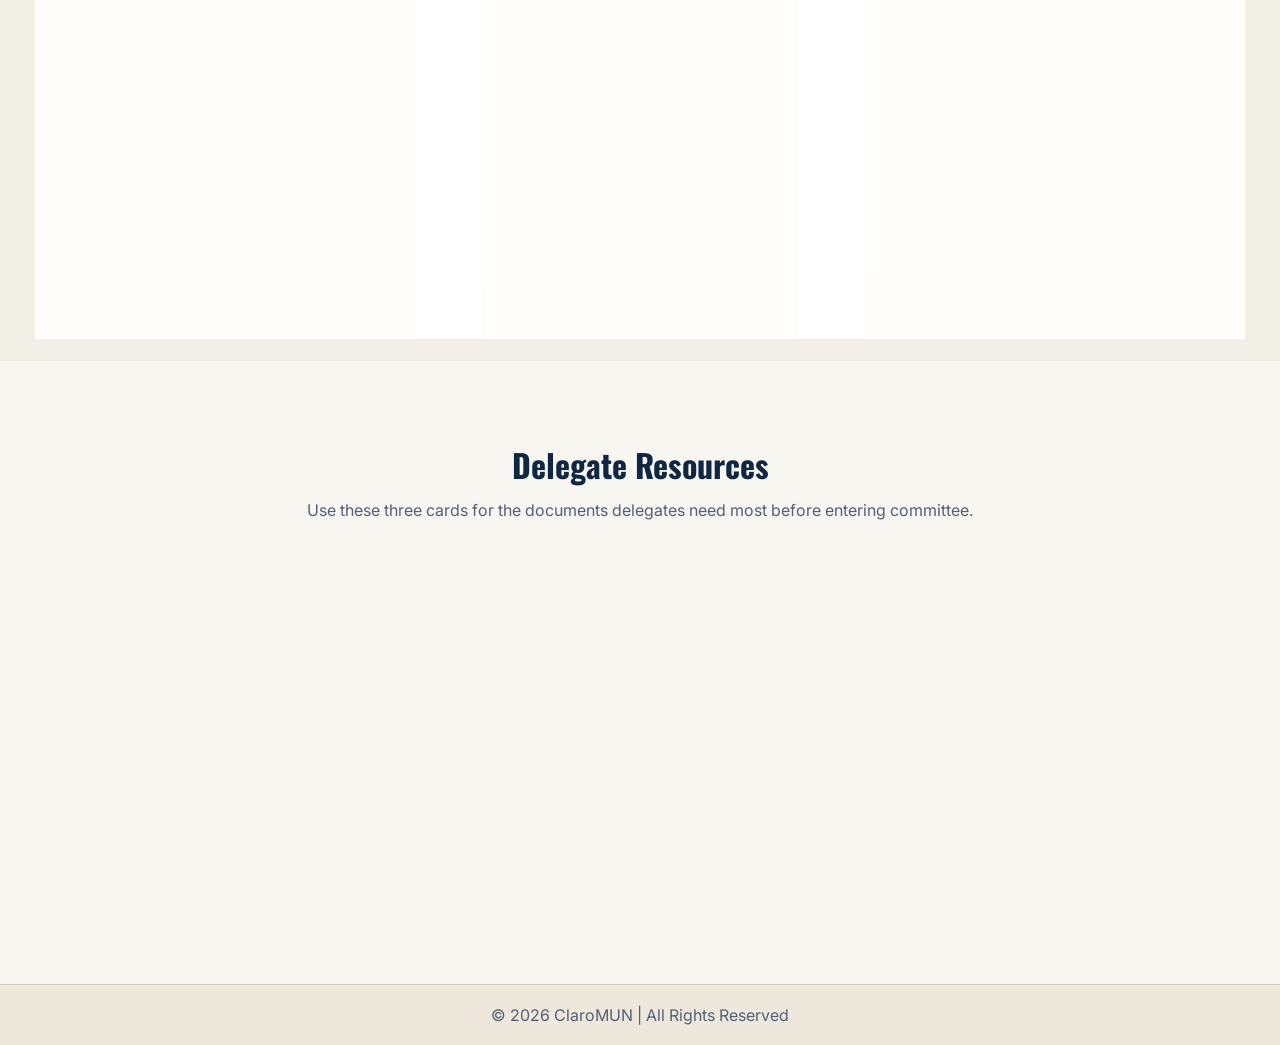
<file: who.html>
<!DOCTYPE html>
<html lang="en">
<head>
    <meta charset="UTF-8">
    <meta name="viewport" content="width=device-width, initial-scale=1.0">
    <title>ClaroMUN | WHO</title>

    <link rel="stylesheet" href="css/style.css">
    <link rel="stylesheet" href="css/committee-detail.css">
    <script src="js/script.js" defer></script>
</head>
<body>

<header id="navbar">
    <h1>
        <a href="index.html" class="brand">
            <img src="assets/img/logo.jpeg" alt="ClaroMUN logo">
            <span>ClaroMUN</span>
        </a>
    </h1>
    <nav>
        <a href="index.html">Home</a>
        <a href="committees.html" aria-current="page">Committees</a>
        <a href="about.html">About</a>
        <a href="secretariat.html">Secretariat</a>
        <a href="resources.html">Resources</a>
        <a class="nav-register" href="https://docs.google.com/forms/" target="_blank" rel="noopener noreferrer">Register</a>
    </nav>
</header>

<main>
    <section class="page-hero committee-detail-hero">
        <p class="section-tag fade-in">Health & Policy</p>
        <h2 class="fade-in">World Health Organization</h2>
        <p class="hero-copy fade-in delay">Build policy responses to public health emergencies, health equity, and global cooperation.</p>
    </section>

    <section class="committee-overview fade-in">
        <div class="section-heading">
            <h3>About the Committee</h3>
            <p>Learn what delegates will discuss, research, and practice in WHO.</p>
        </div>
        <article class="overview-card">
                <p>The World Health Organization committee focuses on the intersection of science, public policy, and international cooperation. Delegates discuss global health challenges and work toward solutions that can protect communities across borders.</p>
                <p>This committee encourages evidence-based debate, empathy, and practical planning. Delegates should research health systems, international coordination, prevention strategies, and the needs of vulnerable populations.</p>
        </article>
    </section>

    <section class="dais-section">
        <div class="section-heading fade-in">
            <h3>Committee Dais</h3>
            <p>Add photos and short notes from the Chairperson, Vice Chairperson, and Rapporteur.</p>
        </div>
        <div class="dais-grid">
            <article class="dais-card slide-down">
                <div class="person-photo-slot" role="img" aria-label="Photo slot for the Chairperson of WHO">
                    <span>Chairperson Photo</span>
                </div>
                <div class="dais-content">
                    <span class="committee-label">Chairperson</span>
                    <h3>Chairperson's Note</h3>
                    <p>Use this space for the Chairperson's photo and a short welcome note explaining expectations, debate style, and preparation advice for delegates.</p>
                    <p><b>Contact: </b></p>
                </div>
            </article>
            <article class="dais-card slide-down">
                <div class="person-photo-slot" role="img" aria-label="Photo slot for the Vice Chairperson of WHO">
                    <span>Vice Chairperson Photo</span>
                </div>
                <div class="dais-content">
                    <span class="committee-label">Vice Chairperson</span>
                    <h3>Vice Chairperson's Note</h3>
                    <p>Use this space for the Vice Chairperson's photo and a brief message about research, procedure, teamwork, and constructive committee participation.</p>
                    <p><b>Contact: </b></p>
                </div>
            </article>
            <article class="dais-card slide-down">
                <div class="person-photo-slot" role="img" aria-label="Photo slot for the Rapporteur of WHO">
                    <span>Rapporteur Photo</span>
                </div>
                <div class="dais-content">
                    <span class="committee-label">Rapporteur</span>
                    <h3>Rapporteur's Note</h3>
                    <p>Use this space for the Rapporteur's photo and a short note about documentation, clarity in speeches, motions, and respectful engagement.</p>
                    <p><b>Contact: </b></p>
                </div>
            </article>
        </div>
    </section>

    <section class="committee-resource-section">
        <div class="section-heading fade-in">
            <h3>Delegate Resources</h3>
            <p>Use these three cards for the documents delegates need most before entering committee.</p>
        </div>
        <div class="resource-grid">
            <article class="resource-card slide-down">
                <span class="resource-pill">PDF Slot</span>
                <h3>Delegate Handbook</h3>
                <p>Core conference expectations, participation guidance, dress code notes, and preparation reminders for delegates.</p>
                <div class="resource-placeholder">Upload WHO Delegate Handbook PDF later.</div>
            </article>
            <article class="resource-card slide-down">
                <span class="resource-pill">PDF Slot</span>
                <h3>Background Guide</h3>
                <p>Committee-specific agenda context, history, key stakeholders, and guiding questions for research.</p>
                <div class="resource-placeholder">Upload WHO Background Guide PDF later.</div>
            </article>
            <article class="resource-card slide-down">
                <span class="resource-pill">PDF Slot</span>
                <h3>Rules of Procedure</h3>
                <p>A quick reference for motions, caucuses, points, voting flow, and formal committee conduct.</p>
                <div class="resource-placeholder">Upload WHO Rules of Procedure PDF later.</div>
            </article>
        </div>
    </section>
</main>

<footer>
    <p>© 2026 ClaroMUN | All Rights Reserved</p>
</footer>

</body>
</html>
</file>
<file: css/style.css>
@import url('https://fonts.googleapis.com/css2?family=Playfair+Display:ital,wght@0,400..900;1,400..900&display=swap');
@import url('https://fonts.googleapis.com/css2?family=Inter:wght@400;500;600;700&family=Oswald:wght@700&display=swap');

:root {
    --page-bg: #f8f6f0;
    --section-bg: rgba(231, 226, 215, 0.42);
    --surface: rgba(255, 255, 255, 0.72);
    --surface-strong: rgba(255, 255, 255, 0.88);
    --text: #172033;
    --muted: #536076;
    --heading: #0f2742;
    --accent: #b68b2d;
    --accent-deep: #80611e;
    --accent-soft: rgba(182, 139, 45, 0.15);
    --line: rgba(15, 39, 66, 0.14);
    --line-strong: rgba(182, 139, 45, 0.35);
    --shadow: rgba(15, 39, 66, 0.12);
    --shadow-strong: rgba(15, 39, 66, 0.18);
}

* {
    margin: 0;
    padding: 0;
    box-sizing: border-box;
}

body {
    font-family: 'Inter', sans-serif;
    background: var(--page-bg);
    color: var(--text);
}

h1,
h2,
h3 {
    font-family: 'Oswald', sans-serif;
    font-weight: 700;
}

p {
    font-family: 'Inter', sans-serif;
}

/* NAVBAR */
header {
    display: flex;
    justify-content: space-between;
    align-items: center;
    padding: 20px 50px;
    position: fixed;
    width: 100%;
    background: rgba(255, 255, 255, 0.38);
    transition: 0.3s;
    z-index: 1000;
}

header.scrolled {
    background: rgba(255, 255, 255, 0.74);
    backdrop-filter: blur(14px);
    border-bottom: 1px solid var(--line-strong);
    box-shadow: 0 10px 28px var(--shadow);
}

header h1 {
    margin: 0;
}

.brand {
    display: inline-flex;
    align-items: center;
    gap: 12px;
    color: inherit;
    text-decoration: none;
}

.brand img {
    width: 40px;
    height: 40px;
    object-fit: contain;
}

.brand span {
    color: var(--heading);
    font-size: 1.5rem;
}

/* NAV LINKS */
nav a {
    margin: 0 15px;
    text-decoration: none;
    color: var(--heading);
    font-weight: 500;
    transition: 0.3s;
}

nav a:hover {
    color: var(--accent-deep);
}

.nav-register {
    display: inline-block;
    padding: 9px 18px;
    border: 1px solid var(--line-strong);
    border-radius: 999px;
    background: var(--accent-soft);
    color: var(--accent-deep);
}

.nav-register:hover {
    background: var(--accent);
    color: #ffffff;
}

/* HERO */
.hero {
    height: 100vh;
    display: flex;
    flex-direction: column;
    justify-content: center;
    align-items: center;

    background: radial-gradient(circle at 20% 20%, #ffffff 0%, #efe7d6 44%, #dbe8f2 100%);
    text-align: center;
}

.hero h2 {
    font-size: 3rem;
    color: var(--heading);
}

.hero p {
    margin-top: 10px;
    font-size: 1.2rem;
    color: var(--muted);
}

.registration-cta {
    max-width: 960px;
    margin: -70px auto 0;
    padding: 38px 28px;
    position: relative;
    text-align: center;
    background: var(--surface-strong);
    border: 1px solid var(--line);
    backdrop-filter: blur(12px);
    border-radius: 22px;
    box-shadow: 0 18px 38px var(--shadow);
}

.registration-cta .section-tag {
    margin-bottom: 12px;
    color: var(--accent-deep);
    font-weight: 700;
    letter-spacing: 0.08em;
    text-transform: uppercase;
}

.registration-cta h2 {
    color: var(--heading);
    font-size: 2.2rem;
    margin-bottom: 12px;
}

.registration-cta p:not(.section-tag) {
    max-width: 620px;
    margin: 0 auto 22px;
    color: var(--muted);
    line-height: 1.7;
}

.register-button {
    display: inline-block;
    padding: 13px 28px;
    border: 1px solid var(--line-strong);
    border-radius: 999px;
    background: var(--accent);
    color: #ffffff;
    font-weight: 700;
    text-decoration: none;
    box-shadow: 0 10px 24px rgba(182, 139, 45, 0.24);
    transition: transform 0.3s ease, box-shadow 0.3s ease, background 0.3s ease;
}

.register-button:hover {
    transform: translateY(-3px);
    background: var(--accent-deep);
    box-shadow: 0 14px 30px rgba(128, 97, 30, 0.28);
}

.about-home {
    padding: 70px 20px 20px;
}

.about-home-card {
    max-width: 1000px;
    margin: 0 auto;
    background: var(--surface);
    border: 1px solid var(--line);
    backdrop-filter: blur(12px);
    border-radius: 18px;
    padding: 34px;
    box-shadow: 0 10px 25px var(--shadow);
}

.about-home-card h2 {
    color: var(--heading);
    margin-bottom: 16px;
}

.about-home-card p {
    color: var(--text);
    line-height: 1.8;
    margin-bottom: 14px;
}


/* FOOTER */
footer {
    text-align: center;
    padding: 20px;
    background: #eee8dc;
    color: var(--muted);
    border-top: 1px solid var(--line);
}

/* ANIMATIONS */
.fade-in {
    opacity: 0;
    transform: translateY(20px);
    transition: 1s ease;
}

.fade-in.show {
    opacity: 1;
    transform: translateY(0);
}

.delay {
    transition-delay: 0.5s;
}

.cursor {
    display: inline-block;
    margin-left: 5px;
    animation: blink 1s infinite;
    color: var(--accent);
}

@keyframes blink {
    0%, 50%, 100% { opacity: 1; }
    25%, 75% { opacity: 0; }
}

.slide-down {
    opacity: 0;
    transform: translateY(-50px);
    transition: all 0.8s ease;
}

.slide-down.show {
    opacity: 1;
    transform: translateY(0);
}

/* CARDS */
.cards {
    display: flex;
    flex-wrap: wrap;
    justify-content: center;
    gap: 30px;
    padding: 80px;
}

.card {
    background: var(--surface-strong);
    border: 1px solid var(--line);
    backdrop-filter: blur(10px);
    padding: 30px;
    border-radius: 15px;
    width: 250px;
    text-align: center;
    box-shadow: 0 8px 22px var(--shadow);
    transition: transform 0.4s ease, box-shadow 0.4s ease;
}

.card h3 {
    color: var(--heading);
}

.card p {
    color: var(--muted);
    line-height: 1.6;
}

.card:hover {
    transform: translateY(-10px) scale(1.03);
    box-shadow: 0 0 24px rgba(182, 139, 45, 0.28);
    border-color: var(--line-strong);
}

@media (max-width: 768px) {
    header {
        flex-direction: column;
        gap: 12px;
        padding: 18px 20px;
    }

    nav {
        display: flex;
        flex-wrap: wrap;
        justify-content: center;
    }

    .brand span {
        font-size: 1.25rem;
    }

    .hero {
        padding: 0 20px;
    }

    .hero h2 {
        font-size: 2.3rem;
    }

    .registration-cta {
        margin: -50px 16px 0;
        padding: 30px 22px;
    }

    .registration-cta h2 {
        font-size: 1.8rem;
    }

    .cards {
        padding: 60px 20px;
    }

    .card {
        width: 100%;
        max-width: 320px;
    }

    .about-home {
        padding: 60px 16px 10px;
    }

    .about-home-card {
        padding: 24px;
    }
}

a
{
    text-decoration: none;
}
</file>
<file: css/about.css>
.page-hero {
    min-height: 70vh;
    display: flex;
    flex-direction: column;
    justify-content: center;
    align-items: center;
    padding: 140px 20px 80px;
    text-align: center;
}

.about-hero {
    background: radial-gradient(circle at 20% 20%, #ffffff 0%, #efe7d6 44%, #dbe8f2 100%);
}

.section-tag {
    margin-bottom: 16px;
    color: var(--heading);
    font-weight: 700;
    letter-spacing: 0.08em;
    text-transform: uppercase;
}

.page-hero h2 {
    max-width: 820px;
    font-size: 3rem;
    color: var(--heading);
}

.hero-copy {
    max-width: 760px;
    margin-top: 18px;
    font-size: 1.1rem;
    line-height: 1.7;
    color: var(--muted);
}

.about-section,
.message-section,
.eb-section {
    padding: 80px 20px;
}

.message-section {
    background: var(--section-bg);
}

.section-heading {
    text-align: center;
    margin-bottom: 40px;
}

.section-heading h3 {
    font-size: 2rem;
    color: var(--heading);
    margin-bottom: 10px;
}

.section-heading p {
    color: var(--muted);
    max-width: 720px;
    margin: 0 auto;
    line-height: 1.6;
}

.info-grid,
.board-grid {
    display: grid;
    grid-template-columns: repeat(3, minmax(0, 1fr));
    gap: 24px;
    max-width: 1100px;
    margin: 0 auto;
}

.info-card,
.board-card,
.message-card {
    background: var(--surface-strong);
    border: 1px solid var(--line);
    backdrop-filter: blur(10px);
    border-radius: 18px;
    padding: 28px;
    box-shadow: 0 12px 30px var(--shadow);
}

.info-card h4,
.message-card h4,
.committee-header h4 {
    color: var(--heading);
    margin-bottom: 12px;
}

.info-card p,
.message-card p,
.board-card p {
    color: var(--muted);
    line-height: 1.7;
}

.featured-message {
    max-width: 900px;
    margin: 0 auto;
    border-left: 6px solid var(--accent);
}

.featured-message p + p {
    margin-top: 16px;
}

.committee-board {
    max-width: 1100px;
    margin: 0 auto 48px;
}

.committee-board:last-child {
    margin-bottom: 0;
}

.committee-header {
    margin-bottom: 24px;
}

.committee-label {
    display: inline-block;
    margin-bottom: 12px;
    padding: 6px 12px;
    border-radius: 999px;
    background: var(--accent-soft);
    color: var(--accent-deep);
    font-size: 0.85rem;
    font-weight: 700;
}

.board-card h5 {
    margin-bottom: 10px;
    color: var(--heading);
    font-size: 1.05rem;
}

@media (max-width: 900px) {
    .info-grid,
    .board-grid {
        grid-template-columns: 1fr;
    }

    .page-hero h2 {
        font-size: 2.3rem;
    }
}

@media (max-width: 768px) {
    .about-section,
    .message-section,
    .eb-section {
        padding: 60px 16px;
    }

    .hero-copy {
        font-size: 1rem;
    }
}


.info-card:hover,
.board-card:hover,
.message-card:hover {
    transform: translateY(-8px);
    box-shadow: 0 0 22px rgba(182, 139, 45, 0.28);
    border-color: var(--line-strong);
}

/* Custom Wide Card Configuration */
.technical-card-wide {
    grid-column: span 3; /* Spans across all 3 grid slots */
    text-align: center;  /* Centers the text content horizontally */
    padding: 40px 20px;  /* Adds generous breathing room inside the container */
    display: flex;
    flex-direction: column;
    justify-content: center;
    align-items: center;
}

/* Keeps the layout perfectly responsive on mobile devices and iPads */
@media (max-width: 900px) {
    .technical-card-wide {
        grid-column: span 1; /* Automatically drops back to standard single column width */
    }
}
</file>
<file: css/committee-detail.css>
.page-hero {
    min-height: 70vh;
    display: flex;
    flex-direction: column;
    justify-content: center;
    align-items: center;
    padding: 140px 20px 80px;
    text-align: center;
}

.committee-detail-hero {
    background: radial-gradient(circle at 20% 20%, #ffffff 0%, #efe7d6 44%, #dbe8f2 100%);
}

.section-tag {
    margin-bottom: 16px;
    color: var(--heading);
    font-weight: 700;
    letter-spacing: 0.08em;
    text-transform: uppercase;
}

.page-hero h2 {
    max-width: 860px;
    font-size: 3rem;
    color: var(--heading);
}

.hero-copy {
    max-width: 760px;
    margin-top: 18px;
    font-size: 1.1rem;
    line-height: 1.7;
    color: var(--muted);
}

.committee-overview,
.dais-section,
.committee-resource-section {
    padding: 80px 20px;
}

.dais-section {
    background: var(--section-bg);
}

.section-heading {
    text-align: center;
    margin-bottom: 40px;
}

.section-heading h3 {
    font-size: 2rem;
    color: var(--heading);
    margin-bottom: 10px;
}

.section-heading p {
    max-width: 760px;
    margin: 0 auto;
    color: var(--muted);
    line-height: 1.6;
}

.overview-card {
    max-width: 1000px;
    margin: 0 auto;
    padding: 34px;
    background: var(--surface-strong);
    border: 1px solid var(--line);
    backdrop-filter: blur(12px);
    border-radius: 22px;
    box-shadow: 0 12px 30px var(--shadow);
}

.overview-card p {
    color: var(--text);
    line-height: 1.8;
}

.overview-card p + p {
    margin-top: 16px;
}

.dais-grid,
.resource-grid {
    display: grid;
    grid-template-columns: repeat(3, minmax(0, 1fr));
    gap: 24px;
    max-width: 1120px;
    margin: 0 auto;
}

.dais-card,
.resource-card {
    overflow: hidden;
    background: var(--surface-strong);
    border: 1px solid var(--line);
    backdrop-filter: blur(10px);
    border-radius: 20px;
    box-shadow: 0 12px 30px var(--shadow);
    transition: transform 0.4s ease, box-shadow 0.4s ease, border-color 0.4s ease;
}

.dais-card:hover,
.resource-card:hover {
    transform: translateY(-8px);
    box-shadow: 0 0 24px rgba(182, 139, 45, 0.28);
    border-color: var(--line-strong);
}

.person-photo-slot {
    min-height: 230px;
    display: flex;
    align-items: center;
    justify-content: center;
    padding: 24px;
    background:
        linear-gradient(135deg, rgba(255, 255, 255, 0.76), rgba(239, 231, 214, 0.86)),
        repeating-linear-gradient(45deg, rgba(182, 139, 45, 0.12) 0 10px, rgba(15, 39, 66, 0.06) 10px 20px);
    color: var(--accent-deep);
    font-weight: 700;
    text-align: center;
    border-bottom: 1px solid var(--line);
}

.person-photo-slot span {
    padding: 12px 18px;
    border: 1px dashed var(--line-strong);
    border-radius: 999px;
    background: rgba(255, 255, 255, 0.72);
}

.dais-content,
.resource-card {
    padding: 26px;
}

.committee-label,
.resource-pill {
    display: inline-block;
    margin-bottom: 14px;
    padding: 6px 12px;
    border-radius: 999px;
    background: var(--accent-soft);
    color: var(--accent-deep);
    font-size: 0.85rem;
    font-weight: 700;
}

.dais-content h3,
.resource-card h3 {
    margin-bottom: 12px;
    color: var(--heading);
    font-size: 1.45rem;
}

.dais-content p,
.resource-card p {
    color: var(--muted);
    line-height: 1.7;
}

.resource-card {
    min-height: 230px;
}

.resource-placeholder {
    margin-top: 18px;
    padding: 14px 16px;
    border: 1px dashed var(--line-strong);
    border-radius: 12px;
    background: rgba(255, 255, 255, 0.78);
    color: var(--accent-deep);
    font-weight: 600;
}

@media (max-width: 900px) {
    .dais-grid,
    .resource-grid {
        grid-template-columns: 1fr;
    }

    .page-hero h2 {
        font-size: 2.3rem;
    }
}

@media (max-width: 768px) {
    .committee-overview,
    .dais-section,
    .committee-resource-section {
        padding: 60px 16px;
    }

    .hero-copy {
        font-size: 1rem;
    }

    .overview-card,
    .dais-content,
    .resource-card {
        padding: 24px;
    }
}
</file>
<file: css/committees.css>
.page-hero {
    min-height: 70vh;
    display: flex;
    flex-direction: column;
    justify-content: center;
    align-items: center;
    padding: 140px 20px 80px;
    text-align: center;
}

.committees-hero {
    background: radial-gradient(circle at 20% 20%, #ffffff 0%, #efe7d6 44%, #dbe8f2 100%);
}

.section-tag {
    margin-bottom: 16px;
    color: var(--heading);
    font-weight: 700;
    letter-spacing: 0.08em;
    text-transform: uppercase;
}

.page-hero h2 {
    max-width: 760px;
    font-size: 3rem;
    color: var(--heading);
}

.hero-copy {
    max-width: 700px;
    margin-top: 18px;
    font-size: 1.1rem;
    line-height: 1.7;
    color: var(--muted);
}

.committees-section {
    padding: 80px 20px 100px;
}

.section-heading {
    text-align: center;
    margin-bottom: 40px;
}

.section-heading h3 {
    font-size: 2rem;
    color: var(--heading);
    margin-bottom: 10px;
}

.section-heading p {
    color: var(--muted);
    font-size: 1rem;
}

.committees-grid {
    flex-wrap: wrap;
    max-width: 1100px;
    margin: 0 auto;
    padding: 20px;
}

.committee-card {
    min-height: 240px;
}

.committee-label {
    display: inline-block;
    margin-bottom: 14px;
    padding: 6px 12px;
    border-radius: 999px;
    background: var(--accent-soft);
    color: var(--accent-deep);
    font-size: 0.85rem;
    font-weight: 700;
}

.committee-card h3 {
    margin-bottom: 12px;
    font-size: 1.6rem;
    color: var(--heading);
}

.committee-card p {
    color: var(--muted);
    line-height: 1.6;
}

@media (max-width: 768px) {
    .page-hero h2 {
        font-size: 2.2rem;
    }

    .hero-copy {
        font-size: 1rem;
    }

    .committees-section {
        padding: 60px 16px 80px;
    }

    .committees-grid {
        padding: 0;
    }

    .committee-card {
        width: 100%;
        max-width: 340px;
    }
}


.committee-card:hover {
    box-shadow: 0 0 24px rgba(182, 139, 45, 0.28);
    border-color: var(--line-strong);
}

.committee-link {
    display: block;
    color: inherit;
    text-decoration: none;
}
</file>
<file: css/resources.css>
.page-hero {
    min-height: 70vh;
    display: flex;
    flex-direction: column;
    justify-content: center;
    align-items: center;
    padding: 140px 20px 80px;
    text-align: center;
}

.resources-hero {
    background: radial-gradient(circle at 20% 20%, #ffffff 0%, #efe7d6 44%, #dbe8f2 100%);
}

.section-tag {
    margin-bottom: 16px;
    color: var(--heading);
    font-weight: 700;
    letter-spacing: 0.08em;
    text-transform: uppercase;
}

.page-hero h2 {
    max-width: 820px;
    font-size: 3rem;
    color: var(--heading);
}

.hero-copy {
    max-width: 760px;
    margin-top: 18px;
    font-size: 1.1rem;
    line-height: 1.7;
    color: var(--muted);
}

.resources-section,
.committee-resources-section {
    padding: 80px 20px;
}

.committee-resources-section {
    background: var(--section-bg);
}

.section-heading {
    text-align: center;
    margin-bottom: 40px;
}

.section-heading h3 {
    font-size: 2rem;
    color: var(--heading);
    margin-bottom: 10px;
}

.section-heading p,
.committee-header p {
    color: var(--muted);
    line-height: 1.6;
}

.resource-grid {
    display: grid;
    grid-template-columns: repeat(3, minmax(0, 1fr));
    gap: 24px;
    max-width: 1100px;
    margin: 0 auto;
}

.compact-grid {
    grid-template-columns: repeat(2, minmax(0, 1fr));
}

.resource-card {
    background: var(--surface-strong);
    border: 1px solid var(--line);
    backdrop-filter: blur(10px);
    border-radius: 18px;
    padding: 28px;
    box-shadow: 0 12px 30px rgba(2, 6, 23, 0.45);
    transition: transform 0.4s ease, box-shadow 0.4s ease;
}

.resource-card:hover {
    transform: translateY(-10px) scale(1.05);
    box-shadow: 0 0 24px rgba(182, 139, 45, 0.28);
    border-color: var(--line-strong);
}

.resource-card h4,
.resource-card h5,
.committee-header h4 {
    color: var(--muted);
    margin-bottom: 12px;
}

.resource-card p {
    color: var(--muted);
    line-height: 1.7;
}

.resource-list {
    margin-top: 18px;
    padding-left: 18px;
    color: var(--muted);
    line-height: 1.8;
}

.resource-pill,
.committee-label {
    display: inline-block;
    margin-right: 8px;
    margin-bottom: 8px;
    padding: 6px 12px;
    border-radius: 999px;
    background: var(--accent-soft);
    color: var(--accent-deep);
    font-size: 0.85rem;
    font-weight: 700;
}

.committee-resource {
    max-width: 1100px;
    margin: 0 auto 48px;
}

.committee-resource:last-child {
    margin-bottom: 0;
}

.committee-header {
    margin-bottom: 24px;
}

.resource-placeholder {
    margin-top: 18px;
    padding: 14px 16px;
    border: 1px dashed var(--line-strong);
    border-radius: 12px;
    background: rgba(255, 255, 255, 0.78);
    color: var(--accent-deep);
    font-weight: 600;
}

@media (max-width: 900px) {
    .resource-grid,
    .compact-grid {
        grid-template-columns: 1fr;
    }

    .page-hero h2 {
        font-size: 2.3rem;
    }
}

@media (max-width: 768px) {
    .resources-section,
    .committee-resources-section {
        padding: 60px 16px;
    }

    .hero-copy {
        font-size: 1rem;
    }
}

a
{
    text-decoration: none;
    color: inherit;
}
</file>
<file: css/secretariat.css>
.page-hero {
    min-height: 70vh;
    display: flex;
    flex-direction: column;
    justify-content: center;
    align-items: center;
    padding: 140px 20px 80px;
    text-align: center;
}

.secretariat-hero {
    background: radial-gradient(circle at 20% 20%, #ffffff 0%, #efe7d6 44%, #dbe8f2 100%);
}

.section-tag {
    margin-bottom: 16px;
    color: var(--heading);
    font-weight: 700;
    letter-spacing: 0.08em;
    text-transform: uppercase;
}

.page-hero h2 {
    max-width: 860px;
    font-size: 3rem;
    color: var(--heading);
}

.hero-copy {
    max-width: 760px;
    margin-top: 18px;
    font-size: 1.1rem;
    line-height: 1.7;
    color: var(--muted);
}

.secretariat-section {
    padding: 80px 20px 100px;
}

.section-heading {
    text-align: center;
    margin-bottom: 40px;
}

.section-heading h3 {
    font-size: 2rem;
    color: var(--heading);
    margin-bottom: 10px;
}

.section-heading p {
    max-width: 720px;
    margin: 0 auto;
    color: var(--muted);
    line-height: 1.6;
}

.secretariat-grid {
    display: grid;
    grid-template-columns: repeat(3, minmax(0, 1fr));
    gap: 24px;
    max-width: 1200px;
    margin: 0 auto;
    align-items: start;
}

.secretariat-card {
    background: var(--surface-strong);
    border: 1px solid var(--line);
    backdrop-filter: blur(10px);
    border-radius: 22px;
    box-shadow: 0 12px 30px var(--shadow);
    transition: transform 0.4s ease, box-shadow 0.4s ease, border-color 0.4s ease;
    height: 100%;
}

.secretariat-card:hover {
    transform: translateY(-8px);
    box-shadow: 0 0 24px rgba(182, 139, 45, 0.28);
    border-color: var(--line-strong);
}

.leader-photo-slot {
    min-height: 320px;
    display: flex;
    align-items: center;
    justify-content: center;
    padding: 28px;
    background:
        linear-gradient(135deg, rgba(255, 255, 255, 0.74), rgba(239, 231, 214, 0.82)),
        repeating-linear-gradient(45deg, rgba(182, 139, 45, 0.12) 0 10px, rgba(15, 39, 66, 0.06) 10px 20px);
    color: var(--accent-deep);
    font-weight: 700;
    text-align: center;
    border-bottom: 1px solid var(--line);
}

.leader-photo-slot span {
    padding: 12px 18px;
    border: 1px dashed var(--line-strong);
    border-radius: 999px;
    background: rgba(255, 255, 255, 0.72);
}

.leader-content {
    padding: 32px 24px;
}

.committee-label {
    display: inline-block;
    margin-bottom: 14px;
    padding: 6px 12px;
    border-radius: 999px;
    background: var(--accent-soft);
    color: var(--accent-deep);
    font-size: 0.85rem;
    font-weight: 700;
}

.leader-content h3 {
    margin-bottom: 16px;
    color: var(--heading);
    font-size: 1.5rem;
    font-family: 'Oswald', sans-serif;
}

.leader-content p {
    color: var(--muted);
    line-height: 1.65;
    font-size: 0.95rem;
}

.leader-content p + p {
    margin-top: 14px;
}

@media (max-width: 1024px) {
    .secretariat-grid {
        grid-template-columns: repeat(2, minmax(0, 1fr));
    }

    .page-hero h2 {
        font-size: 2.3rem;
    }
}

@media (max-width: 700px) {
    .secretariat-grid {
        grid-template-columns: 1fr; /* Stack vertically onto 1 clean column on mobile phones */
    }
    
    .leader-content {
        padding: 24px;
    }
}

@media (max-width: 768px) {
    .secretariat-section {
        padding: 60px 16px 80px;
    }

    .hero-copy {
        font-size: 1rem;
    }

    .leader-photo-slot {
        min-height: 240px;
    }

    .leader-content {
        padding: 24px;
    }
}
</file>
